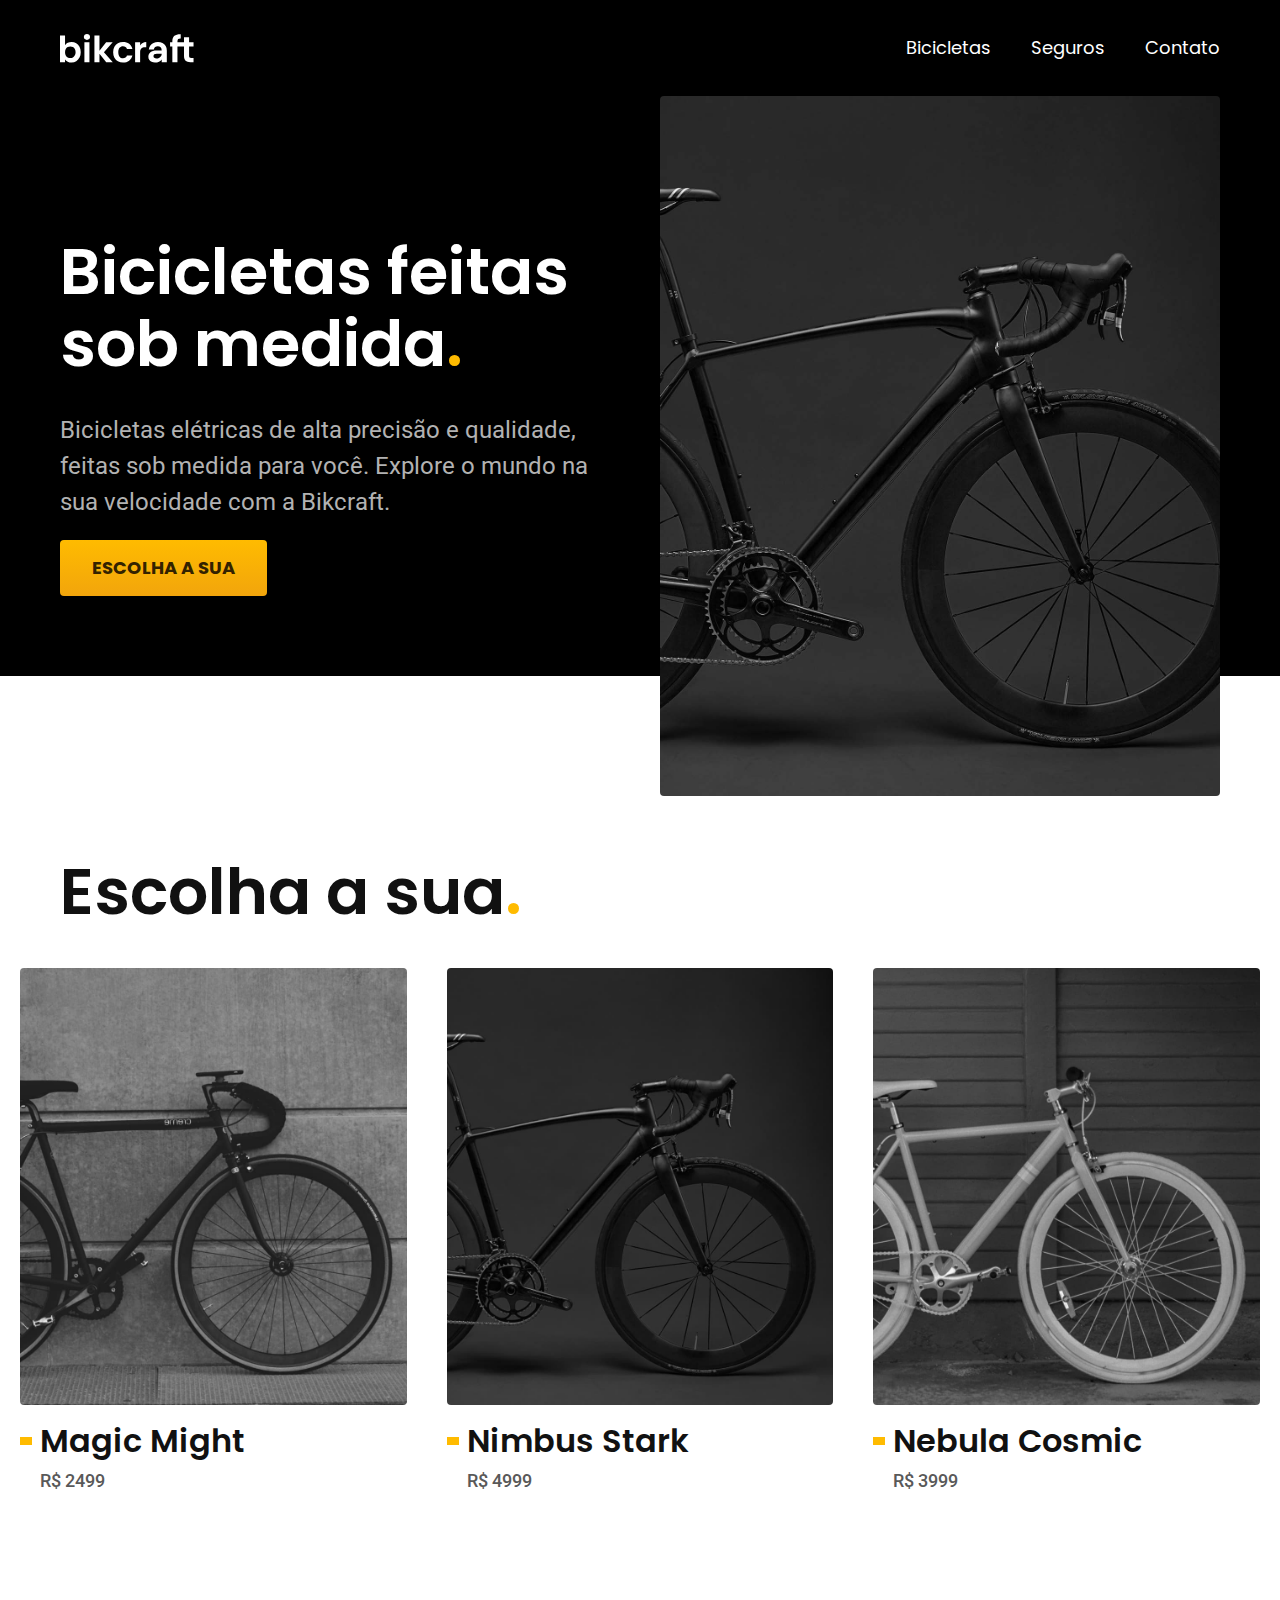
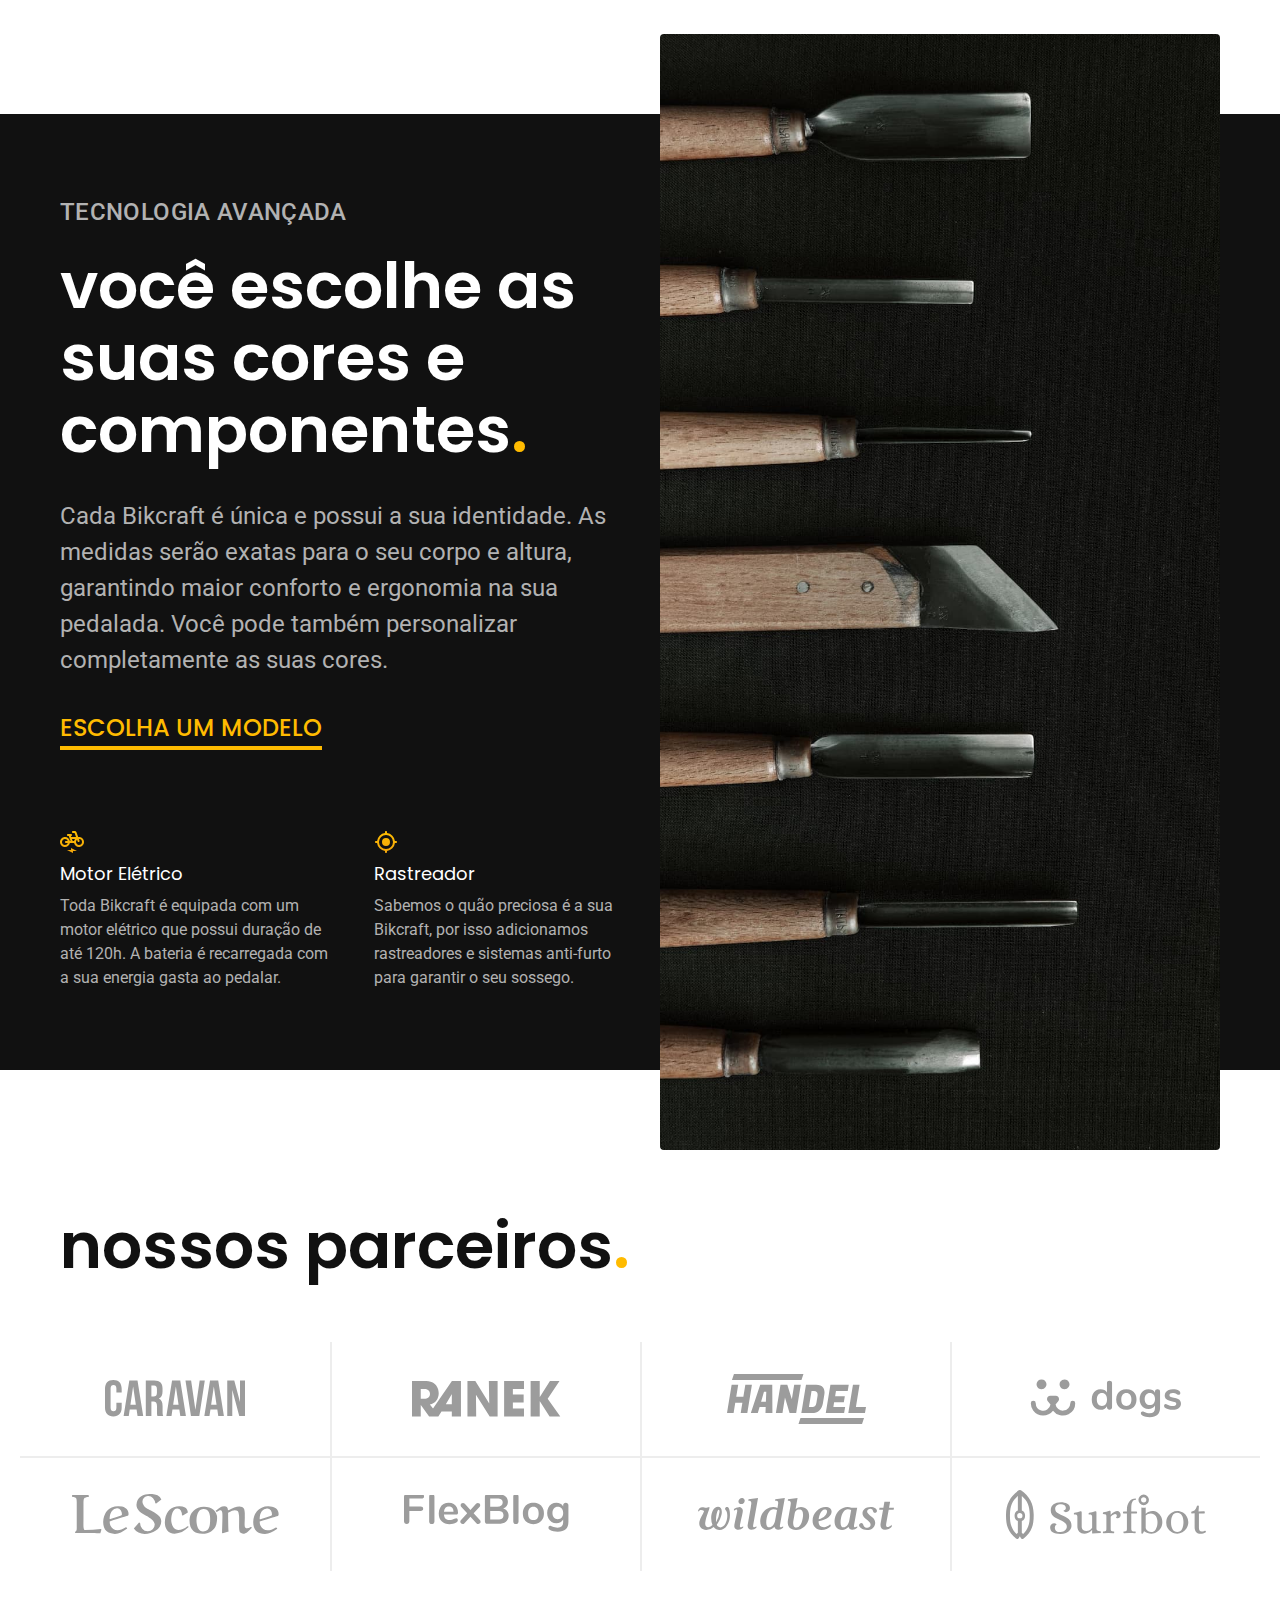
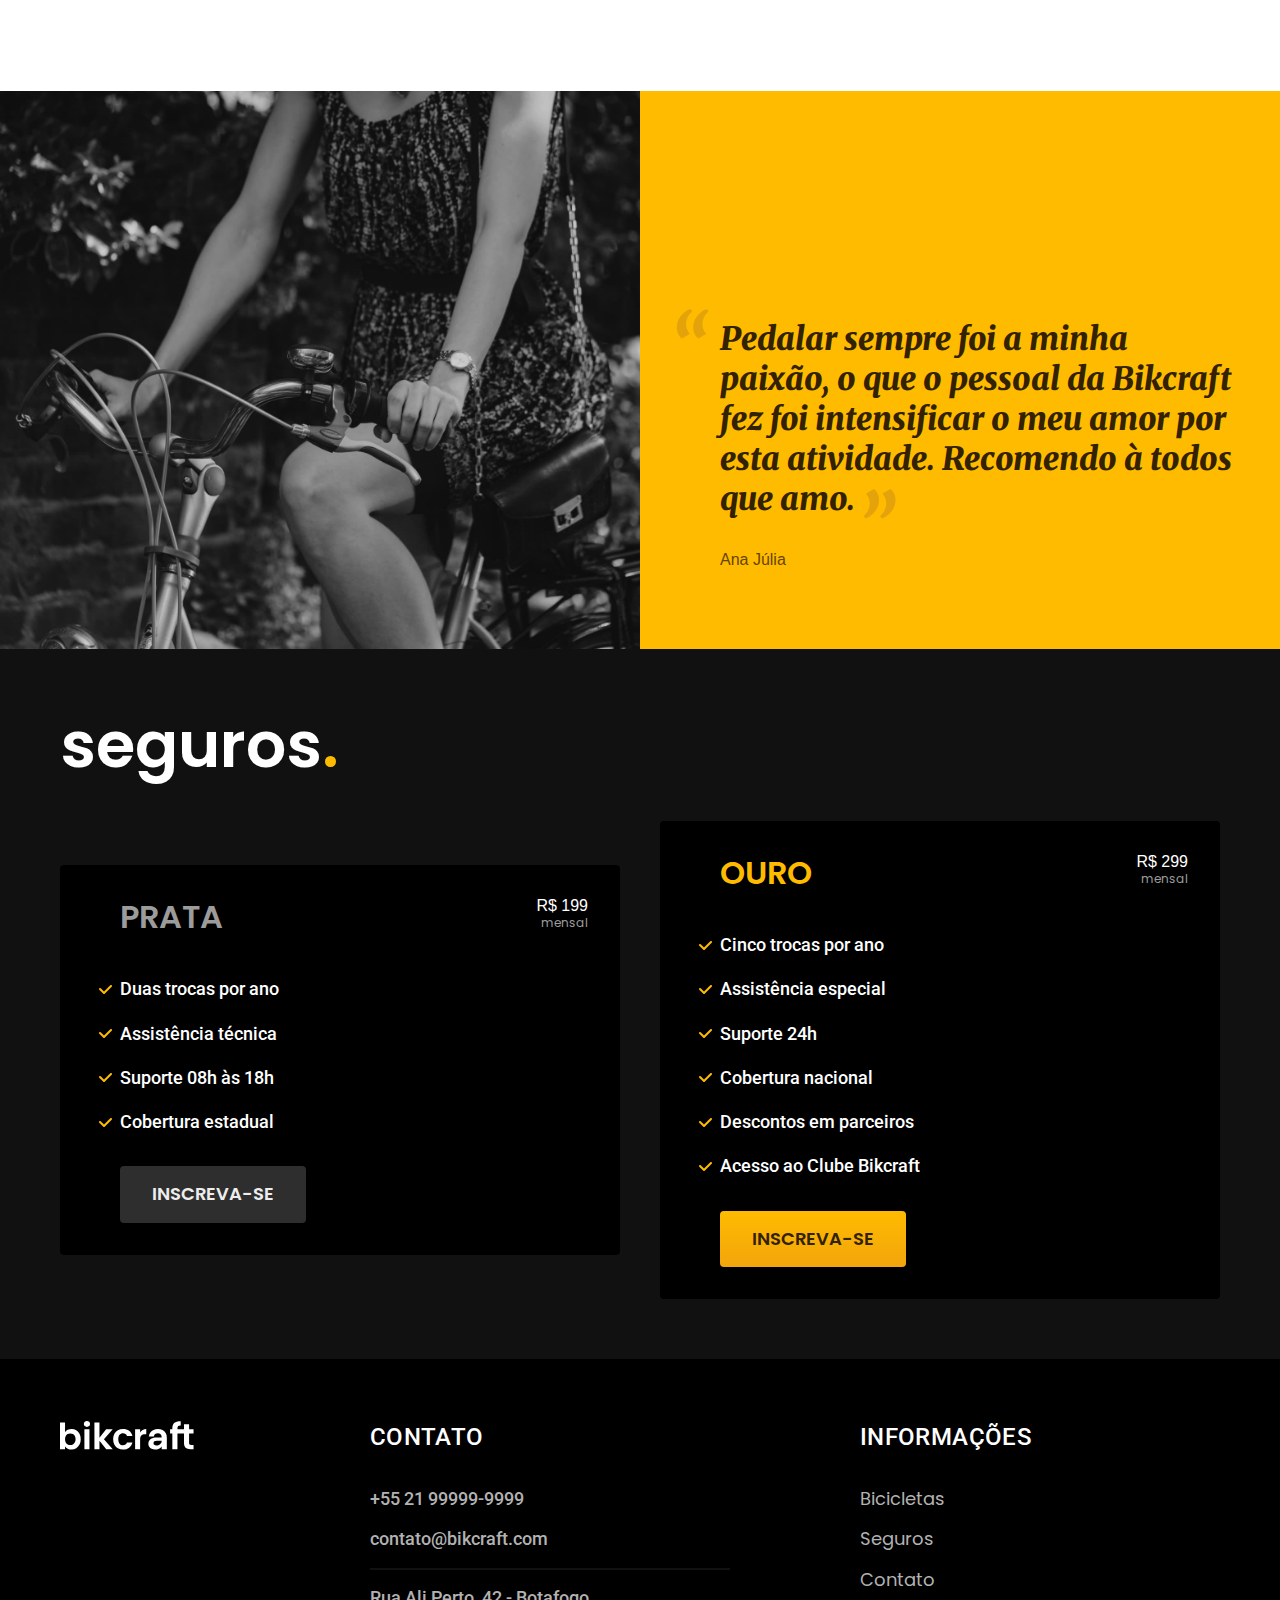
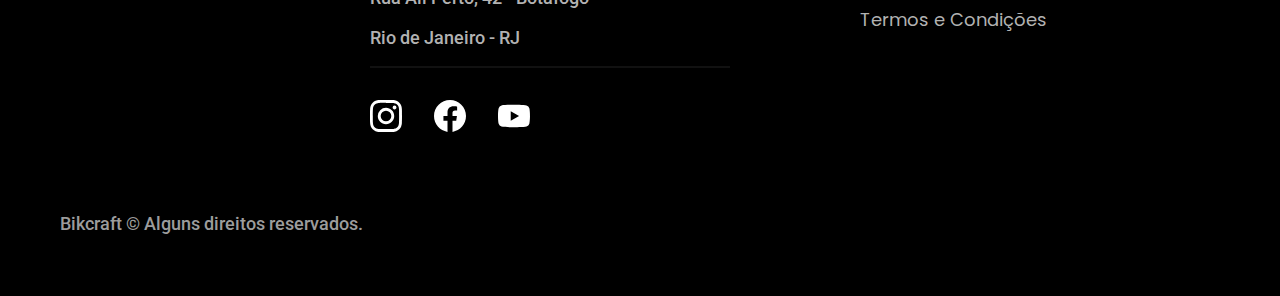
<file: index.html>
<!DOCTYPE html>
<html lang="pt-br">

<head>
  <meta charset="UTF-8">
  <meta name="viewport" content="width=device-width, initial-scale=1.0">
  <title>Bikcraft - Bicicletas Eletricas</title>
  <link rel="preload" href="/style.css" as="style">
  <link rel="stylesheet" href="style.css">
  <link rel="preconnect" href="https://fonts.googleapis.com">
  <link rel="preconnect" href="https://fonts.gstatic.com" crossorigin>
  <link href="https://fonts.googleapis.com/css2?family=Merriweather:ital,wght@1,900&family=Poppins:wght@400;600&family=Roboto:wght@400;500&display=swap" rel="stylesheet">
</head>

<body>
  <header class="header-bg">
    <div class="header container">
      <a href="./">
        <img src="./img/bikcraft.svg" width="136" height="32" alt="Bikcraft">
      </a>
      <nav aria-label="primaria">
        <ul class="header-menu font-1-m cor-0">
          <li><a href="./bicicletas.html">Bicicletas</a></li>
          <li><a href="./seguros.html">Seguros</a></li>
          <li><a href="./contato.html">Contato</a></li>
        </ul>
      </nav>
    </div>
  </header>
  <main class="introducao-bg">
    <div class="intro container">
      <div class="intro-conteudo">
        <h1 class="font-1-xxl cor-0">Bicicletas feitas sob medida<span class="cor-p1">.</span></h1>
        <p class="font-2-l cor-5">Bicicletas elétricas de alta precisão e qualidade, feitas sob medida para você. Explore o mundo na sua velocidade com a Bikcraft.</p>
        <a class="botao" href="./bicicletas.html">ESCOLHA A SUA</a>
      </div>
      <picture>
        <source media="(max-width: 800px)" srcset="./img/bicicletas/nimbus.jpg">
        <img src="./img/fotos/introducao.jpg" width="1280" height="1600" alt="Bikcraft preta">
      </picture>

    </div>
  </main>
  <article class="bicicletas-lista">
    <h2 class="container font-1-xxl ">Escolha a sua<span class="cor-p1">.</span></h2>
    <ul>
      <li>
        <a href="./bicicletas/magic.html">
          <img src="./img/bicicletas/magic-home.jpg" alt="Bicicleta prea">
          <h3 class="font-1-xl">Magic Might</h3>
          <span class="font-2-m cor-8">R$ 2499</span>
        </a>
      <li>
        <a href="./bicicletas/nimbus.html">
          <img src="./img/bicicletas/nimbus-home.jpg" alt="Bicicleta prea">
          <h3 class="font-1-xl">Nimbus Stark</h3>
          <span class="font-2-m cor-8">R$ 4999</span>
        </a>
      </li>
      <li>
        <a href="./bicicletas/nebula.html">
          <img src="./img/bicicletas/nebula-home.jpg" alt="Bicicleta prea">
          <h3 class="font-1-xl">Nebula Cosmic</h3>
          <span class="font-2-m cor-8">R$ 3999</span>
        </a>
      </li>
      </li>
    </ul>
  </article>

  <article class="tecnologia-bg">
    <div class="tecnologia container">
      <div class="tecnologia-conteudo">
        <span class="font-2-l-b cor-5">TECNOLOGIA AVANÇADA</span>
        <h2 class="font-1-xxl cor-0">você escolhe as suas cores e componentes<span class="cor-p1">.</span></h2>
        <p class="font-2-l cor-5">Cada Bikcraft é única e possui a sua identidade. As medidas serão exatas para o seu corpo e altura, garantindo maior conforto e ergonomia na sua pedalada. Você pode também personalizar completamente as suas cores.</p>
        <a class="link" href="./bicicletas.html">Escolha um modelo</a>
        <div class="tecnologia-vantagens">
          <div>
            <img src="img/icones/eletrica.svg" width="24" height="24" alt="">
            <h3 class="font-1-m cor-0">Motor Elétrico</h3>
            <p class="font-2-s cor-5">Toda Bikcraft é equipada com um motor elétrico que possui duração de até 120h. A bateria é recarregada com a sua energia gasta ao pedalar.</p>
          </div>
          <div>
            <img src="img/icones/rastreador.svg" width="24" height="24" alt="">
            <h3 class="font-1-m cor-0">Rastreador</h3>
            <p class="font-2-s cor-5">Sabemos o quão preciosa é a sua Bikcraft, por isso adicionamos rastreadores e sistemas anti-furto para garantir o seu sossego.</p>
          </div>
        </div>
      </div>
      <div class="tecnologia-imagem">
        <img src="./img/fotos/tecnologia.jpg" width="1200" height="1920" alt="">
      </div>
    </div>
  </article>
  <section class="parceiros" aria-label="Nossos Parceiros">
    <h2 class="container font-1-xxl ">nossos parceiros<span class="cor-p1">.</span></h2>

    <ul>
      <li><img src="./img/parceiros/caravan.svg" alt="Caravan"></li>
      <li><img src="./img/parceiros/ranek.svg" alt="ranek."></li>
      <li><img src="./img/parceiros/handel.svg" alt="handel."></li>
      <li><img src="./img/parceiros/dogs.svg" alt="dogs."></li>
      <li><img src="./img/parceiros/lescone.svg" alt="lescone"></li>
      <li><img src="./img/parceiros/flexblog.svg" alt="flexblog"></li>
      <li><img src="./img/parceiros/wildbeast.svg" alt="wildebeast"></li>
      <li><img src="./img/parceiros/surfbot.svg" alt="surfbot"></li>
    </ul>
  </section>

  <section class="depoimento" aria-label="Depoimento">
    <div>
      <img src="./img/fotos/depoimento.jpg" alt="Pessoa pedalando">
    </div>
    <div class="depoimento-conteudo">
      <blockquote class="font-1-xl cor-p5">
        <p>Pedalar sempre foi a minha paixão, o que o pessoal da Bikcraft fez foi intensificar o meu amor por esta atividade. Recomendo à todos que amo.</p>
      </blockquote>
      <span class="font-1-mb cor-p4">Ana Júlia</span>
    </div>

  </section>

  <article class="seguros-bg">
    <div class="seguros container">
      <h2 class="font-1-xxl cor-0">seguros<span class="cor-p1">.</span></h2>
      <div class="seguros-item">
        <h3 class="font-1-xl cor-6">PRATA</h3>
        <span class="fonte-1-xl cor-0">R$ 199 <span class="font-1-xs cor-6">mensal</span></span>
        <ul class="font-2-m cor-0">
          <li>Duas trocas por ano </li>
          <li>Assistência técnica</li>
          <li>Suporte 08h às 18h</li>
          <li>Cobertura estadual</li>
        </ul>
        <a class="botao secundario" href="./orcamento.html">Inscreva-se</a>


      </div>
      <div class="seguros-item">
        <h3 class="font-1-xl cor-p1">OURO</h3>
        <span class="fonte-1-xl cor-0">R$ 299 <span class="font-1-xs cor-6">mensal</span></span>
        <ul class="font-2-m cor-0">
          <li>Cinco trocas por ano </li>
          <li>Assistência especial</li>
          <li>Suporte 24h</li>
          <li>Cobertura nacional</li>
          <li>Descontos em parceiros</li>
          <li>Acesso ao Clube Bikcraft</li>
        </ul>
        <a class="botao" href="./orcamento.html">Inscreva-se</a>


      </div>
    </div>
  </article>

  <footer class="footer-bg">
    <div class="footer container">
      <img src="/img/bikcraft.svg" alt="Bikcraft">
      <div class="footer-contato">
        <h3 class="font-2-l-b cor-0">Contato</h3>
        <ul class="font-2-m cor-5">
          <li><a href="tel: +5521999999999">+55 21 99999-9999</a></li>
          <li><a href="mailto:contato@bikcraft.com">contato@bikcraft.com</a></li>
          <li>Rua Ali Perto, 42 - Botafogo</li>
          <li>Rio de Janeiro - RJ</li>
        </ul>
        <div class="footer-redes">
          <a href="./">
            <img src="./img/redes/instagram.svg" alt=Instagram">
          </a>
          <a href="./">
            <img src="./img/redes/facebook.svg" alt=Facebook">
          </a>
          <a href="./">
            <img src="./img/redes/youtube.svg" alt=Youtube">
          </a>
        </div>
      </div>
      <div class="footer-info">
        <h3 class="font-2-l-b cor-0">INFORMAÇÕES
        </h3>
        <nav>
          <ul class="font-1-m cor-5">
            <li><a href="./bicicletas.html">Bicicletas</a></li>
            <li><a href="./seguros.html">Seguros</a></li>
            <li><a href="./contato.html">Contato</a></li>
            <li><a href="./termos.html">Termos e Condições</a></li>
          </ul>
        </nav>
      </div>
      <p class="footer-copy font-2-m cor-6">Bikcraft © Alguns direitos reservados.</p>
    </div>
  </footer>

</body>

</html>
</file>
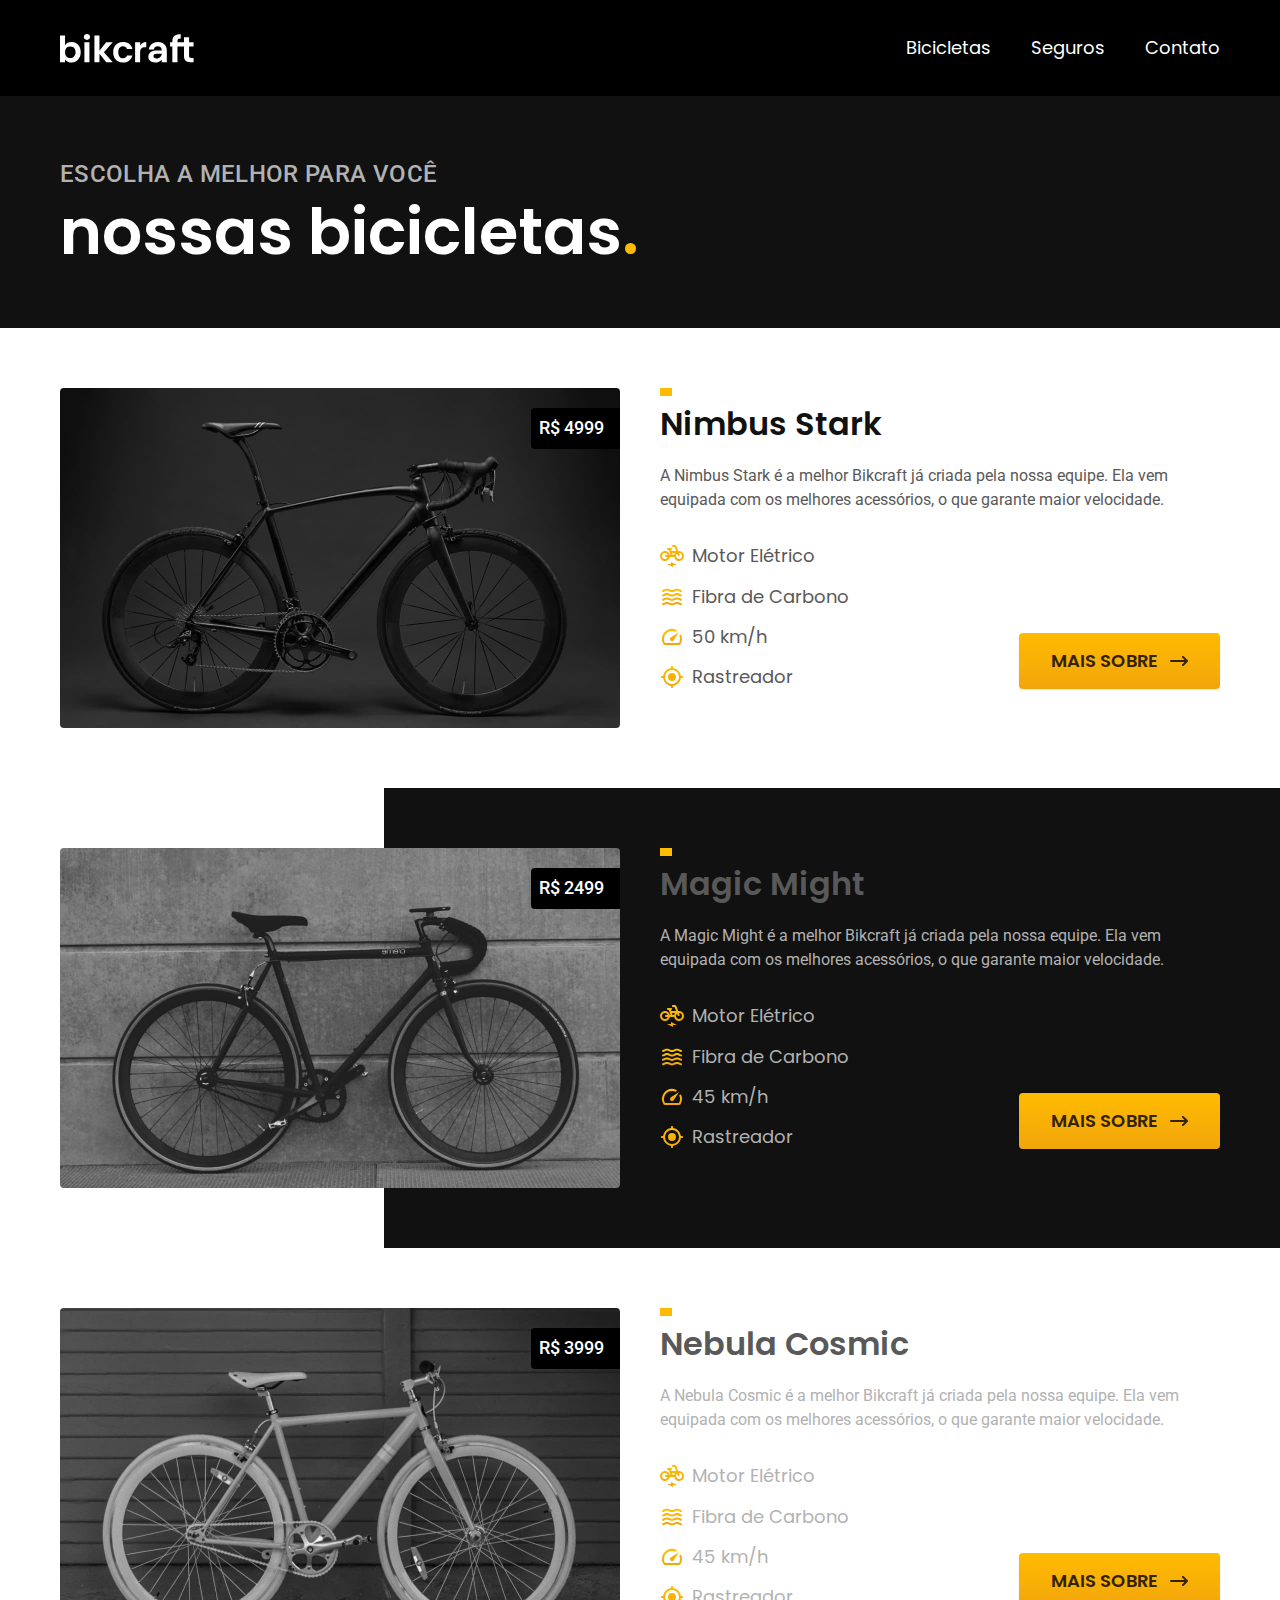
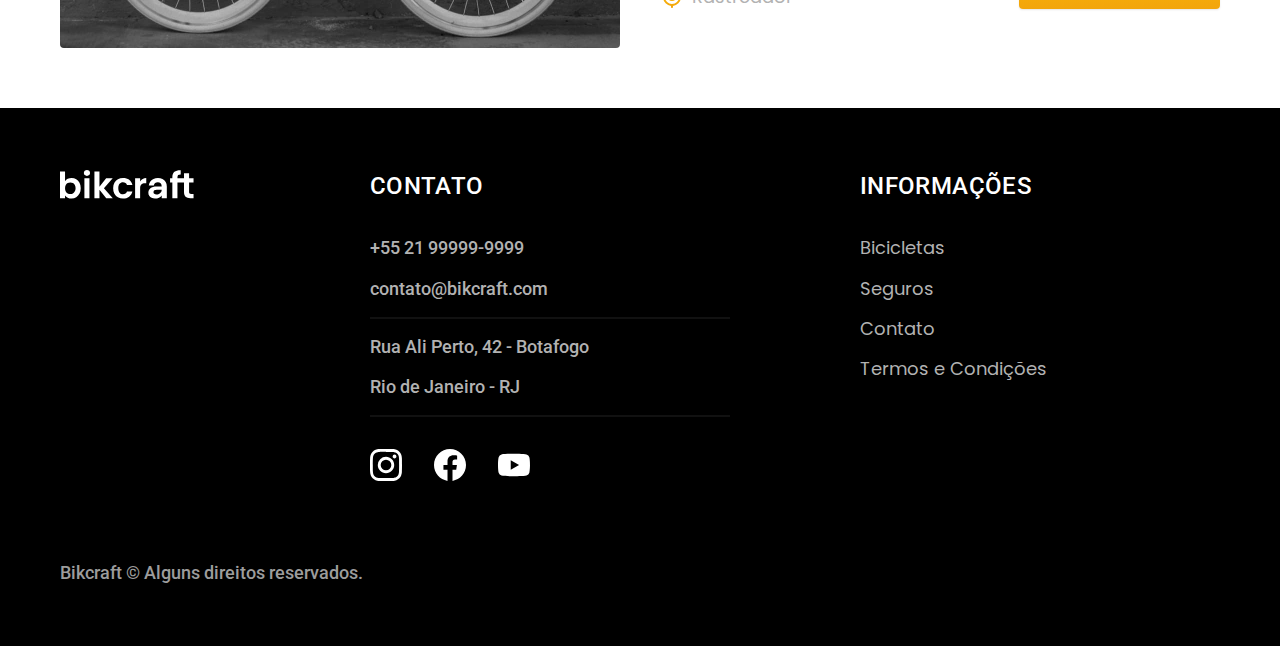
<file: bicicletas.html>
<!DOCTYPE html>
<html lang="pt-br">

<head>
  <meta charset="UTF-8">
  <meta name="viewport" content="width=device-width, initial-scale=1.0">
  <title>Bicicletas - Bikcraft </title>
  <meta name="description" content="Termos e Condições">
  <link rel="preload" href="/style.css" as="style">
  <link rel="stylesheet" href="/style.css">
  <link rel="preconnect" href="https://fonts.googleapis.com">
  <link rel="preconnect" href="https://fonts.gstatic.com" crossorigin>
  <link href="https://fonts.googleapis.com/css2?family=Merriweather:ital,wght@1,900&family=Poppins:wght@400;600&family=Roboto:wght@400;500&display=swap" rel="stylesheet">
</head>

<body id="bicicletas">
  <header class="header-bg">
    <div class="header container">
      <a href="./"><img src="./img/bikcraft.svg" alt="Bikcraft"></a>
      <nav aria-label="primaria">
        <ul class="header-menu font-1-m cor-0">
          <li><a href="./bicicletas.html">Bicicletas</a></li>
          <li><a href="./seguros.html">Seguros</a></li>
          <li><a href="./contato.html">Contato</a></li>
        </ul>
      </nav>
    </div>
  </header>

  <main>
    <div class="titulo-bg">
      <div class="titulo container">
        <p class="font-2-l-b cor-5">ESCOLHA A MELHOR PARA VOCÊ</p>
        <h1 class="font-1-xxl cor-0">nossas bicicletas<span class="cor-p1">.</span></h1>
      </div>
    </div>


    <div class="bicicletas container">
      <div class="bicicletas-imagem">
        <img src="./img/bicicletas/nimbus.jpg" alt="Bicicleta preta">
        <span class="font-2-m cor-0">R$ 4999</span>
      </div>
      <div class="bicicletas-conteudo">
        <h2 class="font-1-xl">Nimbus Stark</h2>
        <p class="font-2-s cor-8">A Nimbus Stark é a melhor Bikcraft já criada pela nossa equipe. Ela vem equipada com os melhores acessórios, o que garante maior velocidade.</p>
        <ul class="font-1-m cor-8">
          <li><img src="./img/icones/eletrica.svg" alt="">Motor Elétrico</li>
          <li><img src="./img/icones/carbono.svg" alt="">Fibra de Carbono</li>
          <li><img src="./img/icones/velocidade.svg" alt="">50 km/h</li>
          <li><img src="./img/icones/rastreador.svg" alt="">Rastreador</li>
        </ul>
        <a class="botao seta" href="./bicicletas/nimbus.html">Mais Sobre</a>
      </div>
    </div>


    <div class="bicicletas-bg">
      <div class="bicicletas container">
        <div class="bicicletas-imagem">
          <img src="./img/bicicletas/magic.jpg" alt="Bicicleta preta">
          <span class="font-2-m cor-0">R$ 2499</span>
        </div>
        <div class="bicicletas-conteudo">
          <h2 class="font-1-xl cor-8">Magic Might</h2>
          <p class="font-2-s cor-5">A Magic Might é a melhor Bikcraft já criada pela nossa equipe. Ela vem equipada com os melhores acessórios, o que garante maior velocidade.</p>
          <ul class="font-1-m cor-5">
            <li><img src="./img/icones/eletrica.svg" alt="">Motor Elétrico</li>
            <li><img src="./img/icones/carbono.svg" alt="">Fibra de Carbono</li>
            <li><img src="./img/icones/velocidade.svg" alt="">45 km/h</li>
            <li><img src="./img/icones/rastreador.svg" alt="">Rastreador</li>
          </ul>
          <a class="botao seta" href="./bicicletas/magic.html">Mais Sobre</a>
        </div>
      </div>
    </div>



    <div class="bicicletas container">
      <div class="bicicletas-imagem">
        <img src="./img/bicicletas/nebula.jpg" alt="Bicicleta preta">
        <span class="font-2-m cor-0">R$ 3999</span>
      </div>
      <div class="bicicletas-conteudo">
        <h2 class="font-1-xl cor-8">Nebula Cosmic</h2>
        <p class="font-2-s cor-5">A Nebula Cosmic é a melhor Bikcraft já criada pela nossa equipe. Ela vem equipada com os melhores acessórios, o que garante maior velocidade.</p>
        <ul class="font-1-m cor-5">
          <li><img src="./img/icones/eletrica.svg" alt="">Motor Elétrico</li>
          <li><img src="./img/icones/carbono.svg" alt="">Fibra de Carbono</li>
          <li><img src="./img/icones/velocidade.svg" alt="">45 km/h</li>
          <li><img src="./img/icones/rastreador.svg" alt="">Rastreador</li>
        </ul>
        <a class="botao seta" href="./bicicletas/nebula.html">Mais Sobre</a>
      </div>
    </div>

  </main>


  <footer class="footer-bg">
    <div class="footer container">
      <img src="/img/bikcraft.svg" alt="Bikcraft">
      <div class="footer-contato">
        <h3 class="font-2-l-b cor-0">Contato</h3>
        <ul class="font-2-m cor-5">
          <li><a href="tel: +5521999999999">+55 21 99999-9999</a></li>
          <li><a href="mailto:contato@bikcraft.com">contato@bikcraft.com</a></li>
          <li>Rua Ali Perto, 42 - Botafogo</li>
          <li>Rio de Janeiro - RJ</li>
        </ul>
        <div class="footer-redes">
          <a href="./">
            <img src="./img/redes/instagram.svg" alt=Instagram">
          </a>
          <a href="./">
            <img src="./img/redes/facebook.svg" alt=Facebook">
          </a>
          <a href="./">
            <img src="./img/redes/youtube.svg" alt=Youtube">
          </a>
        </div>
      </div>
      <div class="footer-info">
        <h3 class="font-2-l-b cor-0">INFORMAÇÕES
        </h3>
        <nav>
          <ul class="font-1-m cor-5">
            <li><a href="./bicicletas.html">Bicicletas</a></li>
            <li><a href="./seguros.html">Seguros</a></li>
            <li><a href="./contato.html">Contato</a></li>
            <li><a href="./termos.html">Termos e Condições</a></li>
          </ul>
        </nav>
      </div>
      <p class="footer-copy font-2-m cor-6">Bikcraft © Alguns direitos reservados.</p>
    </div>
  </footer>

</body>

</html>
</file>
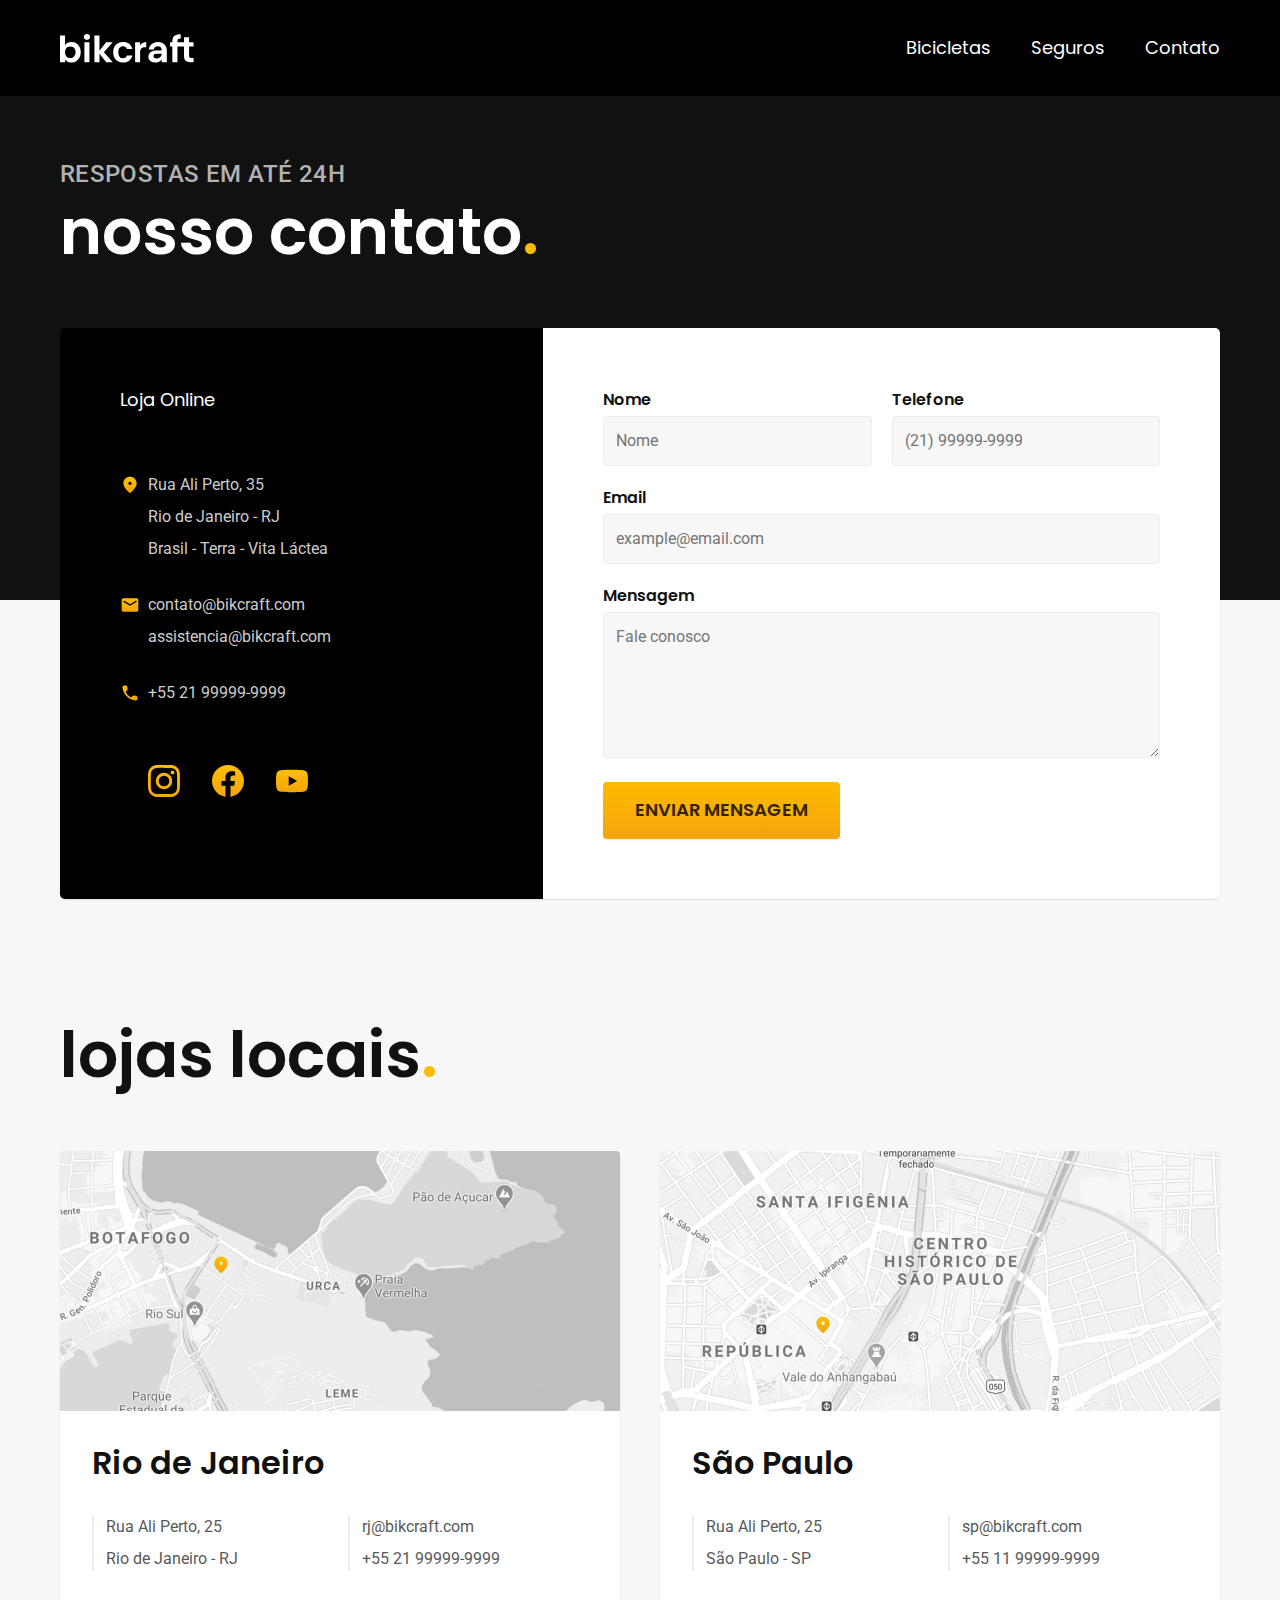
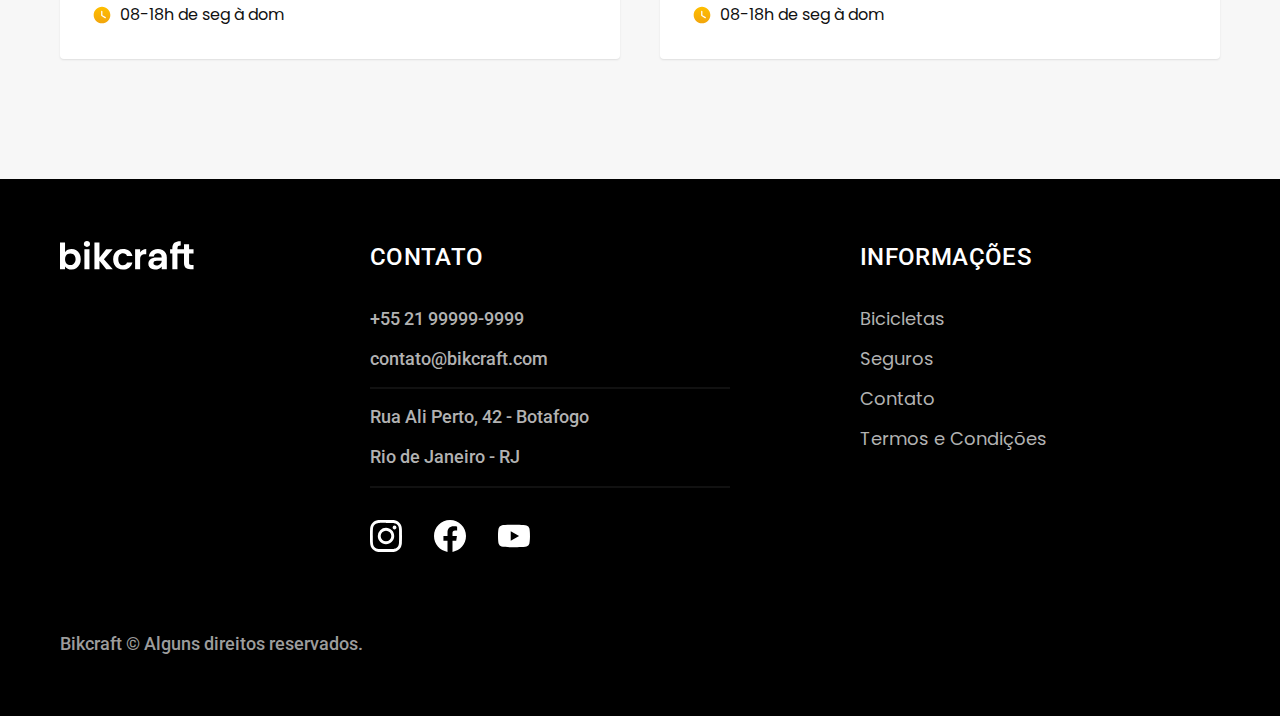
<file: contato.html>
<!DOCTYPE html>
<html lang="pt-br">

<head>
  <meta charset="UTF-8">
  <meta name="viewport" content="width=device-width, initial-scale=1.0">
  <title>Conatato - Bikcraft </title>
  <meta name="description" content="Contato">
  <link rel="preload" href="/style.css" as="style">
  <link rel="stylesheet" href="style.css">
  <link rel="preconnect" href="https://fonts.googleapis.com">
  <link rel="preconnect" href="https://fonts.gstatic.com" crossorigin>
  <link href="https://fonts.googleapis.com/css2?family=Merriweather:ital,wght@1,900&family=Poppins:wght@400;600&family=Roboto:wght@400;500&display=swap" rel="stylesheet">
</head>

<body id="contato">
  <header class="header-bg">
    <div class="header container">
      <a href="./"><img src="./img/bikcraft.svg" alt="Bikcraft"></a>
      <nav aria-label="primaria">
        <ul class="header-menu font-1-m cor-0">
          <li><a href="./bicicletas.html">Bicicletas</a></li>
          <li><a href="./seguros.html">Seguros</a></li>
          <li><a href="./contato.html">Contato</a></li>
        </ul>
      </nav>
    </div>
  </header>

  <main>
    <div class="titulo-bg">
      <div class="titulo container">
        <p class="font-2-l-b cor-5">RESPOSTAS EM ATÉ 24H</p>
        <h1 class="font-1-xxl cor-0">nosso contato<span class="cor-p1">.</span></h1>
      </div>
    </div>

    <div class="contato container">
      <section class="contato-dados" aria-label="endereco">
        <h2 class="font-1-m cor-0">Loja Online</h2>
        <div class="contato-endereco font-2-s cor-4">
          <p>Rua Ali Perto, 35</p>
          <p>Rio de Janeiro - RJ</p>
          <p>Brasil - Terra - Vita Láctea</p>
        </div>
        <address class="contato-meios font-2-s cor-4">
          <a href="mailto:contato@bikcraft.com">contato@bikcraft.com</a>
          <a href="mailto:assistencia@bikcraft.com">assistencia@bikcraft.com</a>
          <a href="tel: +5521999999999">+55 21 99999-9999</a>
        </address>
        <div class="contato-redes">
          <a href="./">
            <img src="./img/redes/instagram-p.svg" alt=Instagram">
          </a>
          <a href="./">
            <img src="./img/redes/facebook-p.svg" alt=Facebook">
          </a>
          <a href="./">
            <img src="./img/redes/youtube-p.svg" alt=Youtube">
          </a>
        </div>
      </section>
      <section class="contato-formulario" aria-label="formulario">
        <form class="form" action="./contato.html">
          <div>
            <label for="nome">Nome</label>
            <input type="text" id="nome" name="nome" placeholder="Nome">
          </div>
          <div>
            <label for="telefone">Telefone</label>
            <input type="text" id="telefone" name="nome" placeholder="(21) 99999-9999">
          </div>
          <div class="col-2">
            <label for="email">Email</label>
            <input type="email" id="email" name="nome" placeholder="example@email.com">
          </div>
          <div class="col-2">
            <label for="mensagem">Mensagem</label>
            <textarea rows="5" id="mensagem" name="nome" placeholder="Fale conosco"></textarea>
          </div>
          <button class="botao">Enviar Mensagem</button>
        </form>
      </section>
    </div>
  </main>

  <article class="lojas container">
    <h2 class="font-1-xxl">lojas locais<span class="cor-p1">.</span></h2>
    <div class="lojas-item">
      <img src="./img/lojas/rj.jpg" alt="mapa do endereco RJ">
      <div class="lojas-conteudo">
        <h3 class="font-1-xl">Rio de Janeiro</h3>
        <div class="lojas-dados font-2-s cor-8">
          <p>Rua Ali Perto, 25</p>
          <p>Rio de Janeiro - RJ</p>
        </div>
        <div class="lojas-dados font-2-s cor-8">
          <a href="mailto:rj@bikcraft.com ">rj@bikcraft.com</a>
          <a href="tel:+5521999999999.com ">+55 21 99999-9999</a>
        </div>
        <p class="lojas-tempo font-1-s"><img src="./img/icones/horario.svg" alt=""> 08-18h de seg à dom</p>
      </div>
    </div>

    <div class="lojas-item">
      <img src="./img/lojas/sp.jpg" alt="mapa do endereco SP">
      <div class="lojas-conteudo">
        <h3 class="font-1-xl">São Paulo</h3>
        <div class="lojas-dados font-2-s cor-8">
          <p>Rua Ali Perto, 25</p>
          <p>São Paulo - SP</p>
        </div>
        <div class="lojas-dados font-2-s cor-8">
          <a href="mailto:sp@bikcraft.com ">sp@bikcraft.com</a>
          <a href="tel:+5511999999999.com ">+55 11 99999-9999</a>
        </div>
        <p class="lojas-tempo font-1-s"><img src="./img/icones/horario.svg" alt=""> 08-18h de seg à dom</p>
      </div>
    </div>
  </article>


  <footer class="footer-bg">
    <div class="footer container">
      <img src="/img/bikcraft.svg" alt="Bikcraft">
      <div class="footer-contato">
        <h3 class="font-2-l-b cor-0">Contato</h3>
        <ul class="font-2-m cor-5">
          <li><a href="tel: +5521999999999">+55 21 99999-9999</a></li>
          <li><a href="mailto:contato@bikcraft.com">contato@bikcraft.com</a></li>
          <li>Rua Ali Perto, 42 - Botafogo</li>
          <li>Rio de Janeiro - RJ</li>
        </ul>
        <div class="footer-redes">
          <a href="./">
            <img src="./img/redes/instagram.svg" alt=Instagram">
          </a>
          <a href="./">
            <img src="./img/redes/facebook.svg" alt=Facebook">
          </a>
          <a href="./">
            <img src="./img/redes/youtube.svg" alt=Youtube">
          </a>
        </div>
      </div>
      <div class="footer-info">
        <h3 class="font-2-l-b cor-0">INFORMAÇÕES
        </h3>
        <nav>
          <ul class="font-1-m cor-5">
            <li><a href="./bicicletas.html">Bicicletas</a></li>
            <li><a href="./seguros.html">Seguros</a></li>
            <li><a href="./contato.html">Contato</a></li>
            <li><a href="./termos.html">Termos e Condições</a></li>
          </ul>
        </nav>
      </div>
      <p class="footer-copy font-2-m cor-6">Bikcraft © Alguns direitos reservados.</p>
    </div>
  </footer>

</body>

</html>
</file>
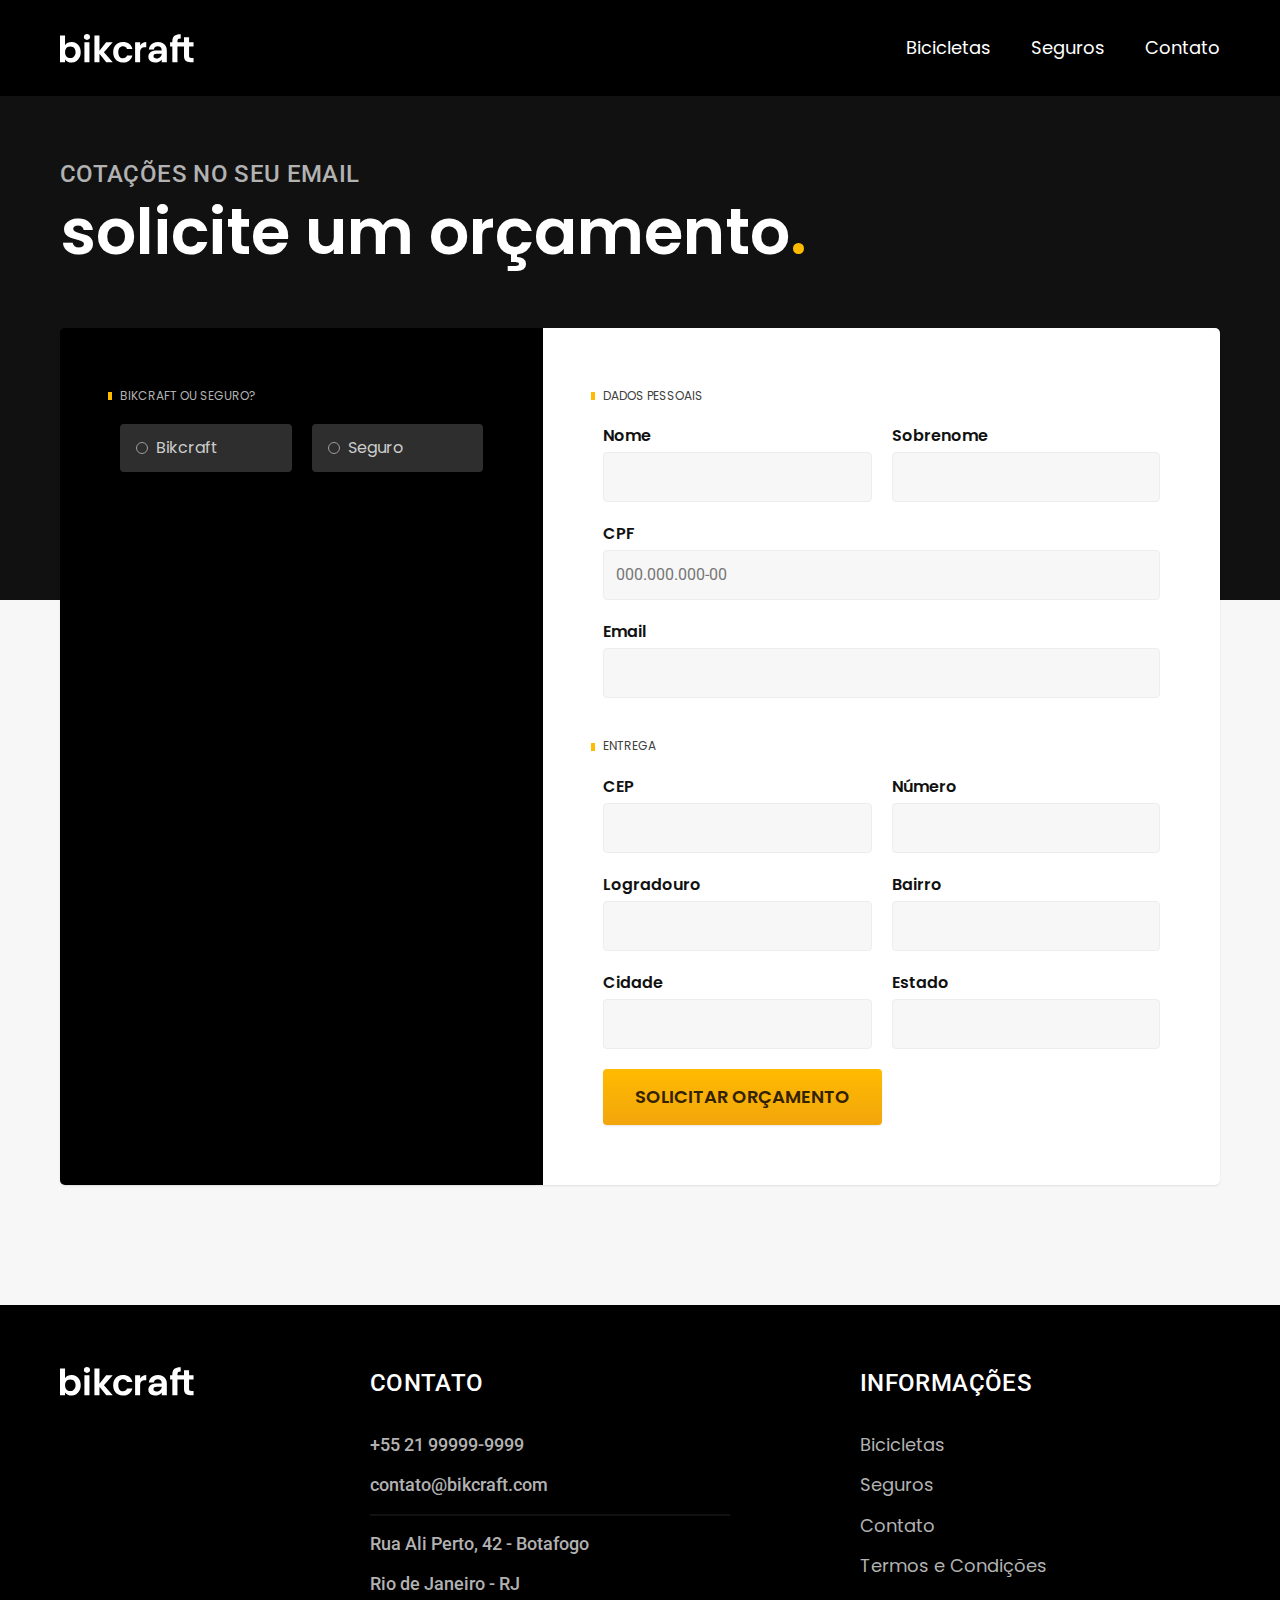
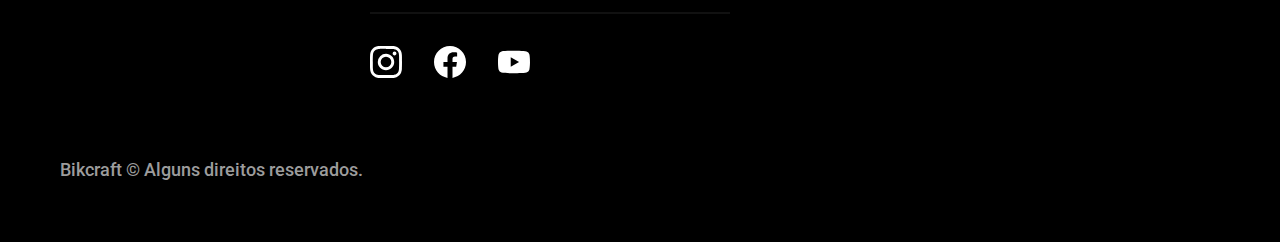
<file: orcamento.html>
<!DOCTYPE html>
<html lang="pt-br">

<head>
  <meta charset="UTF-8">
  <meta name="viewport" content="width=device-width, initial-scale=1.0">
  <title>Orçamento - Bikcraft </title>
  <meta name="description" content="Orçamentos">
  <link rel="preload" href="/style.css" as="style">
  <link rel="stylesheet" href="style.css">
  <link rel="preconnect" href="https://fonts.googleapis.com">
  <link rel="preconnect" href="https://fonts.gstatic.com" crossorigin>
  <link href="https://fonts.googleapis.com/css2?family=Merriweather:ital,wght@1,900&family=Poppins:wght@400;600&family=Roboto:wght@400;500&display=swap" rel="stylesheet">
</head>

<body id="orcamento">
  <header class="header-bg">
    <div class="header container">
      <a href="./"><img src="./img/bikcraft.svg" alt="Bikcraft"></a>
      <nav aria-label="primaria">
        <ul class="header-menu font-1-m cor-0">
          <li><a href="./bicicletas.html">Bicicletas</a></li>
          <li><a href="./seguros.html">Seguros</a></li>
          <li><a href="./contato.html">Contato</a></li>
        </ul>
      </nav>
    </div>
  </header>

  <main>
    <div class="titulo-bg">
      <div class="titulo container">
        <p class="font-2-l-b cor-5">COTAÇÕES NO SEU EMAIL</p>
        <h1 class="font-1-xxl cor-0">solicite um orçamento<span class="cor-p1">.</span></h1>
      </div>
    </div>

    <form class="orcamento container" action="./">
      <div class="orcamento-produto">
        <h2 class="font-1-xs cor-5">BIKCRAFT OU SEGURO?</h2>

        <input type="radio" name="tipo" value="bikcraft" id="bikcraft">
        <label for="bikcraft">Bikcraft</label>

        <input type="radio" name="tipo" value="seguro" id="seguro">
        <label for="bikcraft">Seguro</label>

        <div class="orcamento-conteudo" id="orcamento-bikcraft">
          <h2 class="font-1-xs cor-5">Escolha a sua</h2>

          <input type="radio" name="produto" value="nimbus" id="nimbus">
          <label for="nimbus">Nimbus Stark <span>R$ 4999</span></label>
          <div class="orcamento-detalhes">
            <ul class="font-1-xs cor-8">
              <li><img src="./img/icones/eletrica.svg" alt="">Motor Elétrico</li>
              <li><img src="./img/icones/carbono.svg" alt="">Fibra de Carbono</li>
              <li><img src="./img/icones/velocidade.svg" alt="">50 km/h</li>
              <li><img src="./img/icones/rastreador.svg" alt="">Rastreador</li>
            </ul>
            <img src="./img/bicicletas/nimbus.jpg" alt="Bicicleta Preta">
          </div>

          <input type="radio" name="produto" value="magic" id="magic">
          <label for="magic">Magic Might <span>R$ 2499</span></label>
          <div class="orcamento-detalhes">
            <ul class="font-1-xs cor-8">
              <li><img src="./img/icones/eletrica.svg" alt="">Motor Elétrico</li>
              <li><img src="./img/icones/carbono.svg" alt="">Fibra de Carbono</li>
              <li><img src="./img/icones/velocidade.svg" alt="">45 km/h</li>
              <li><img src="./img/icones/rastreador.svg" alt="">Rastreador</li>
            </ul>
            <img src="./img/bicicletas/magic.jpg" alt="Bicicleta Preta">
          </div>

          <input type="radio" name="produto" value="nebula" id="nebula">
          <label for="nebula">Nebula Cosmic <span>R$ 3999</span></label>
          <div class="orcamento-detalhes">
            <ul class="font-1-xs cor-8">
              <li><img src="./img/icones/eletrica.svg" alt="">Motor Elétrico</li>
              <li><img src="./img/icones/carbono.svg" alt="">Fibra de Carbono</li>
              <li><img src="./img/icones/velocidade.svg" alt="">40 km/h</li>
              <li><img src="./img/icones/rastreador.svg" alt="">Rastreador</li>
            </ul>
            <img src="./img/bicicletas/nebula.jpg" alt="Bicicleta Branca">
          </div>

        </div>

        <div class="orcamento-conteudo" id="orcamento-seguro">
          <h2 class="font-1-xs cor-5">Escolha o plano</h2>

          <input type="radio" name="produto" value="prata" id="prata">
          <label for="prata">Prata <span>R$ 199</span></label>

          <input type="radio" name="produto" value="ouro" id="ouro">
          <label for="ouro">Ouro <span>R$ 299</span></label>

        </div>

      </div>

      <div class="orcamento-dados form">
        <h2 class="font-1-xs cor-9 col-2">DADOS PESSOAIS</h2>
        <div>
          <label for="nome">Nome</label>
          <input type="text" id="nome" name="nome">
        </div>
        <div>
          <label for="sobrenome">Sobrenome</label>
          <input type="text" id="sobrenome" name="nome">
        </div>
        <div class="col-2">
          <label for="cpf">CPF</label>
          <input type="text" id="cpf" name="cpf" placeholder="000.000.000-00">
        </div>
        <div class="col-2">
          <label for="email">Email</label>
          <input type="email" id="email" name="email">
        </div>
        <h2 class="font-1-xs cor-9 col-2">ENTREGA</h2>
        <div>
          <label for="cep">CEP</label>
          <input type="text" id="cep" name="cep">
        </div>
        <div>
          <label for="numero">
            Número</label>
          <input type="text" id="numero" name="numero">
        </div>
        <div>
          <label for="logradouro">
            Logradouro</label>
          <input type="text" id="logradouro" name="logradouro">
        </div>
        <div>
          <label for="bairro">
            Bairro</label>
          <input type="text" id="bairro" name="bairro">
        </div>
        <div>
          <label for="cidade">
            Cidade</label>
          <input type="text" id="cidade" name="cidade">
        </div>
        <div>
          <label for="estado">
            Estado</label>
          <input type="text" id="estado" name="estado">
        </div>
        <button class="botao col-2">Solicitar orçamento</button>
      </div>

    </form>
  </main>


  <footer class="footer-bg">
    <div class="footer container">
      <img src="/img/bikcraft.svg" alt="Bikcraft">
      <div class="footer-contato">
        <h3 class="font-2-l-b cor-0">Contato</h3>
        <ul class="font-2-m cor-5">
          <li><a href="tel: +5521999999999">+55 21 99999-9999</a></li>
          <li><a href="mailto:contato@bikcraft.com">contato@bikcraft.com</a></li>
          <li>Rua Ali Perto, 42 - Botafogo</li>
          <li>Rio de Janeiro - RJ</li>
        </ul>
        <div class="footer-redes">
          <a href="./">
            <img src="./img/redes/instagram.svg" alt=Instagram">
          </a>
          <a href="./">
            <img src="./img/redes/facebook.svg" alt=Facebook">
          </a>
          <a href="./">
            <img src="./img/redes/youtube.svg" alt=Youtube">
          </a>
        </div>
      </div>
      <div class="footer-info">
        <h3 class="font-2-l-b cor-0">INFORMAÇÕES
        </h3>
        <nav>
          <ul class="font-1-m cor-5">
            <li><a href="./bicicletas.html">Bicicletas</a></li>
            <li><a href="./seguros.html">Seguros</a></li>
            <li><a href="./contato.html">Contato</a></li>
            <li><a href="./termos.html">Termos e Condições</a></li>
          </ul>
        </nav>
      </div>
      <p class="footer-copy font-2-m cor-6">Bikcraft © Alguns direitos reservados.</p>
    </div>
  </footer>

</body>

</html>
</file>
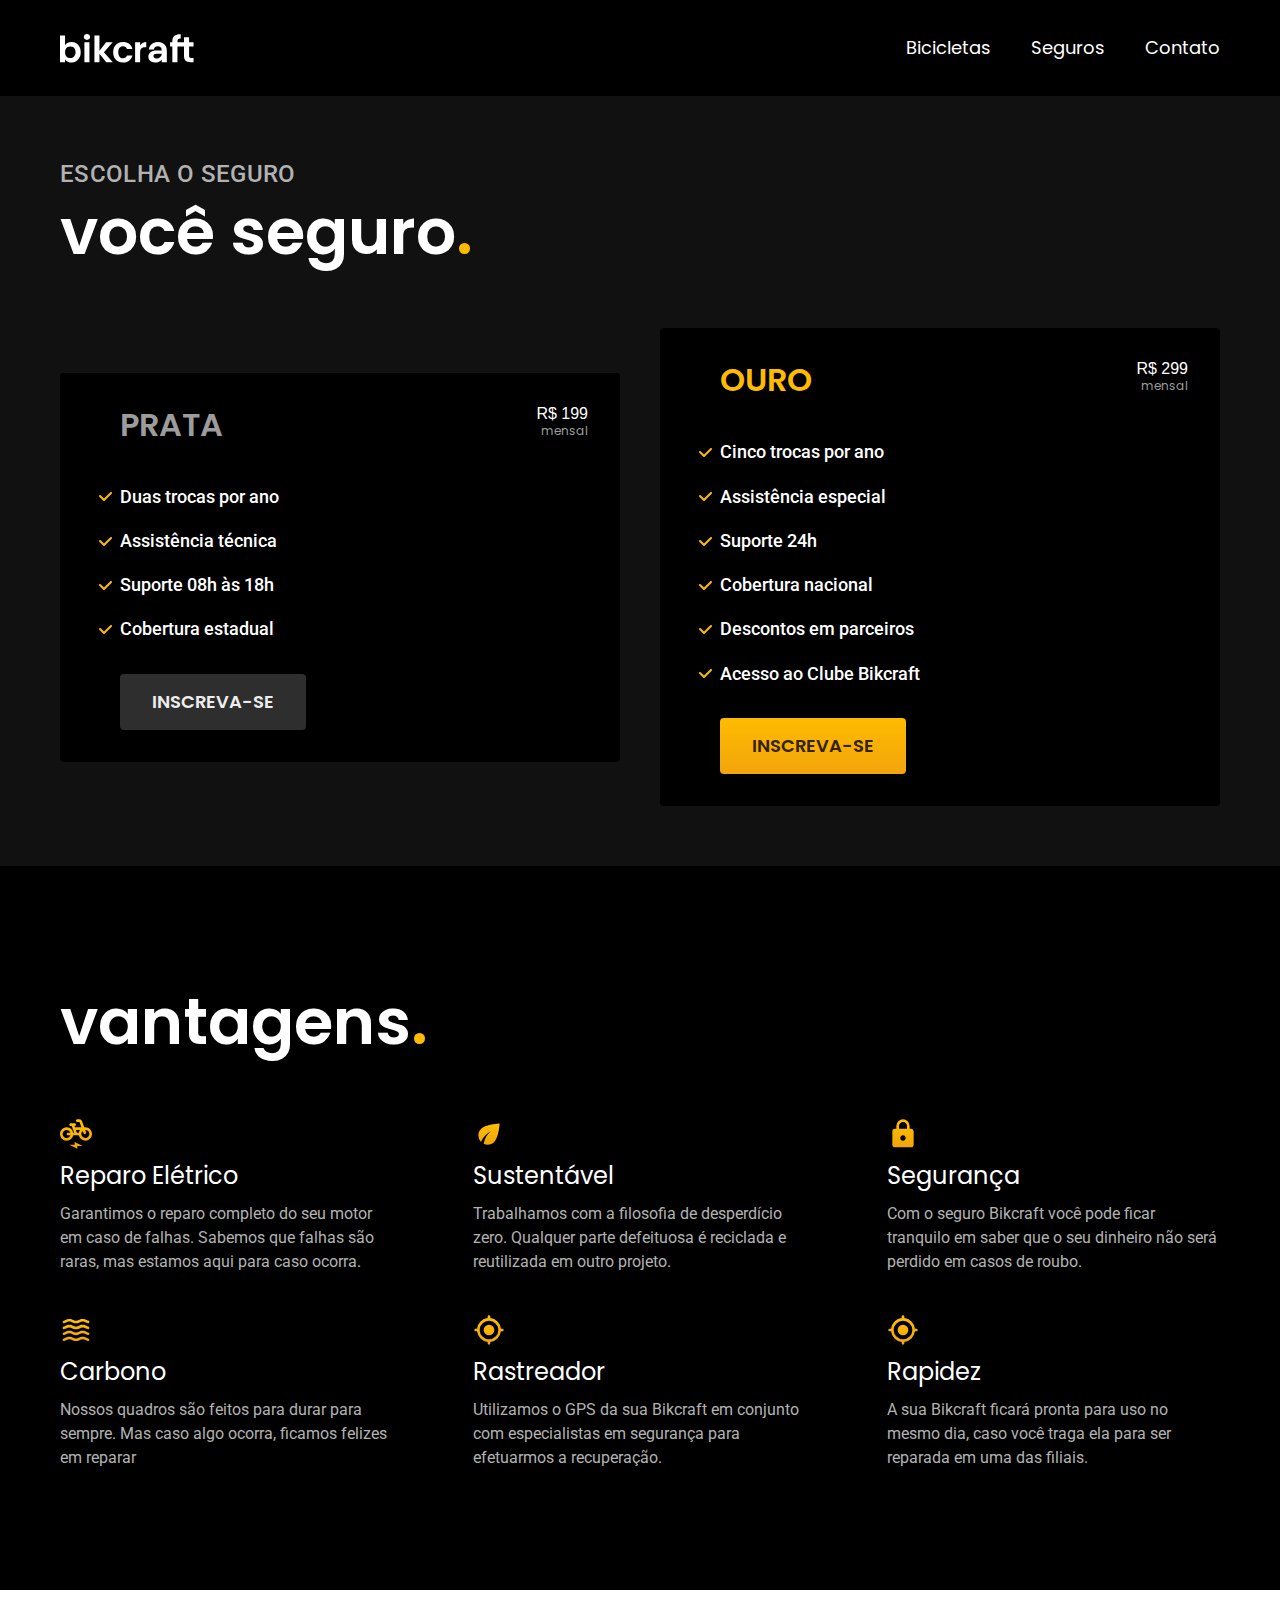
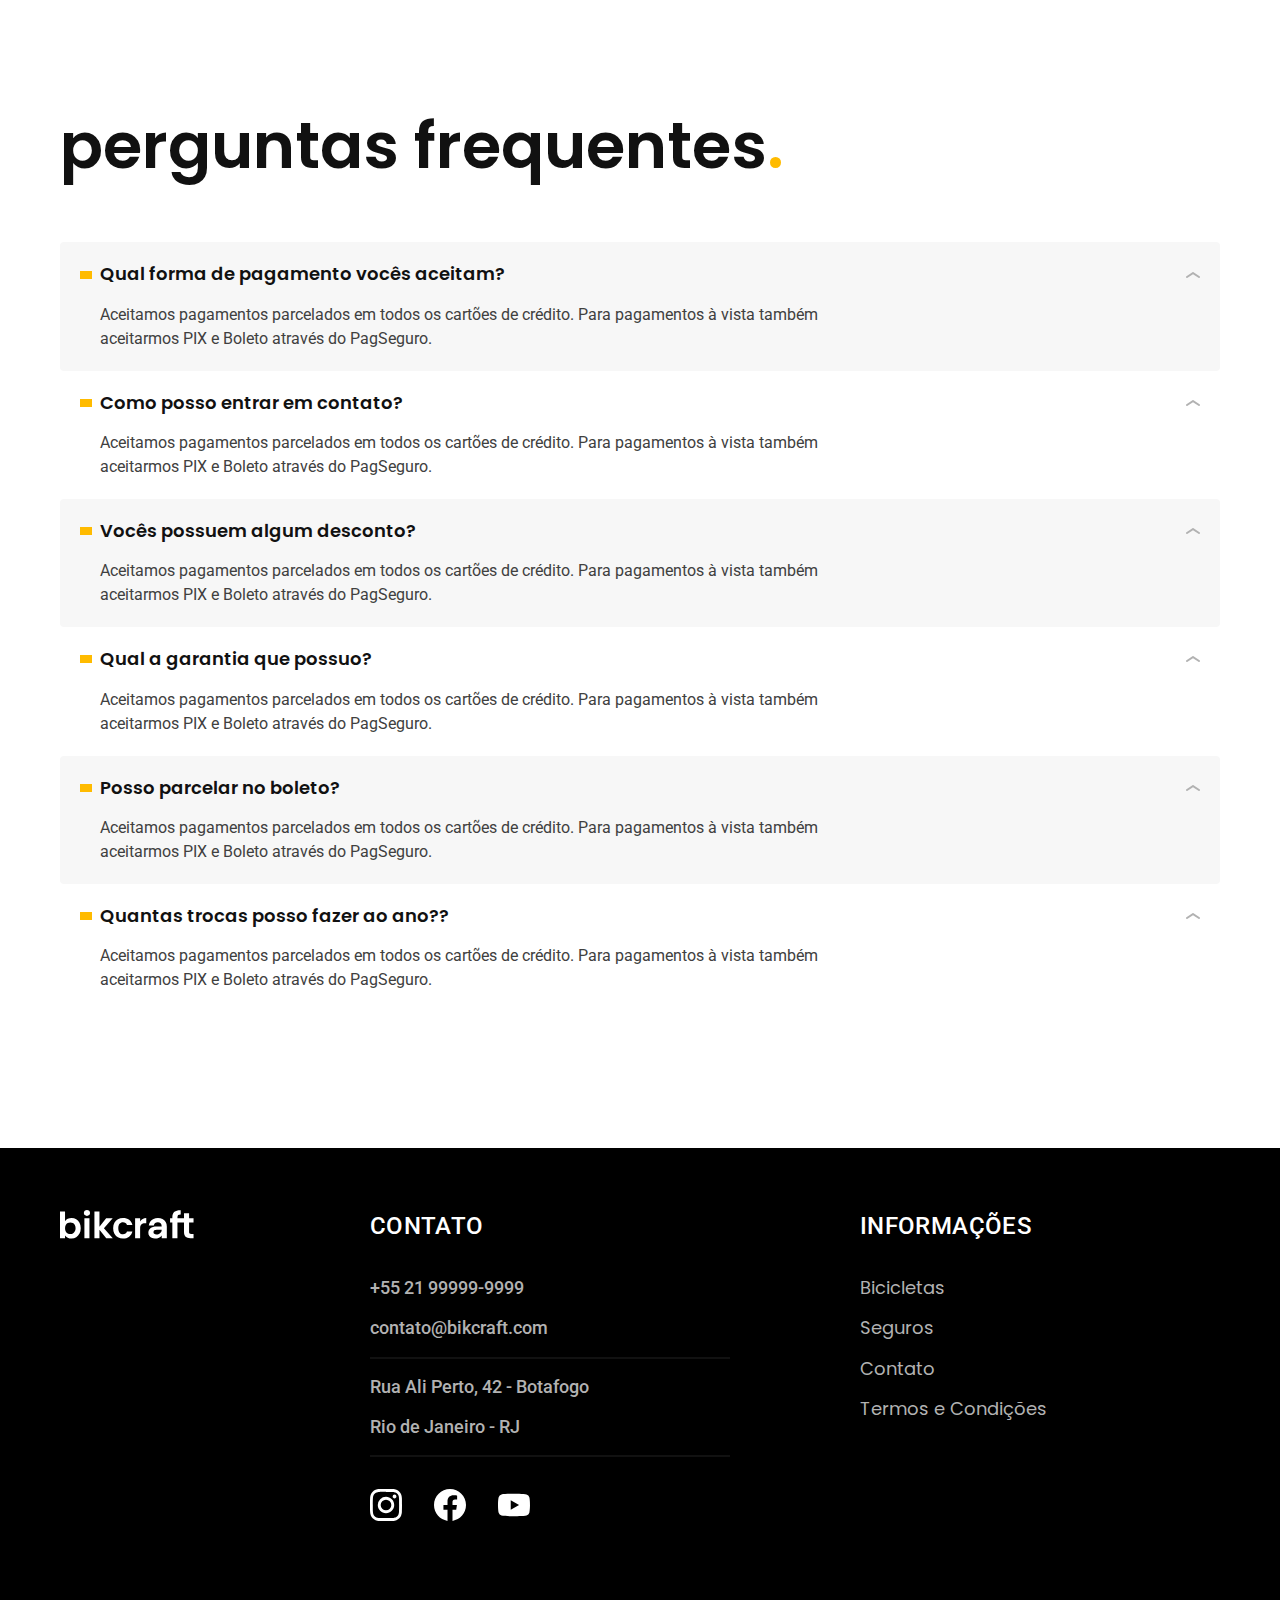
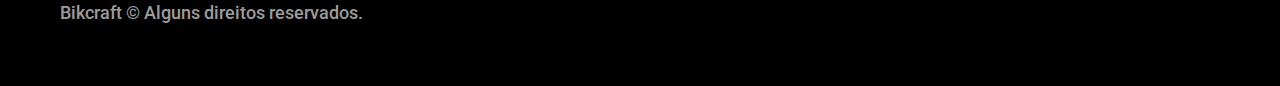
<file: seguros.html>
<!DOCTYPE html>
<html lang="pt-br">

<head>
  <meta charset="UTF-8">
  <meta name="viewport" content="width=device-width, initial-scale=1.0">
  <title>Seguros - Bikcraft </title>
  <meta name="description" content="Termos e Condições">
  <link rel="preload" href="/style.css" as="style">
  <link rel="stylesheet" href="/style.css">
  <link rel="preconnect" href="https://fonts.googleapis.com">
  <link rel="preconnect" href="https://fonts.gstatic.com" crossorigin>
  <link href="https://fonts.googleapis.com/css2?family=Merriweather:ital,wght@1,900&family=Poppins:wght@400;600&family=Roboto:wght@400;500&display=swap" rel="stylesheet">
</head>

<body id="seguros">
  <header class="header-bg">
    <div class="header container">
      <a href="./"><img src="./img/bikcraft.svg" alt="Bikcraft"></a>
      <nav aria-label="primaria">
        <ul class="header-menu font-1-m cor-0">
          <li><a href="./bicicletas.html">Bicicletas</a></li>
          <li><a href="./seguros.html">Seguros</a></li>
          <li><a href="./contato.html">Contato</a></li>
        </ul>
      </nav>
    </div>
  </header>

  <main class="seguros-bg">
    <div class="titulo-bg">
      <div class="titulo container">
        <p class="font-2-l-b cor-5">Escolha o seguro</p>
        <h1 class="font-1-xxl cor-0">você seguro<span class="cor-p1">.</span></h1>
      </div>
    </div>

    <div class="seguros container">
      <div class="seguros-item">
        <h3 class="font-1-xl cor-6">PRATA</h3>
        <span class="fonte-1-xl cor-0">R$ 199 <span class="font-1-xs cor-6">mensal</span></span>
        <ul class="font-2-m cor-0">
          <li>Duas trocas por ano </li>
          <li>Assistência técnica</li>
          <li>Suporte 08h às 18h</li>
          <li>Cobertura estadual</li>
        </ul>
        <a class="botao secundario" href="./orcamento.html">Inscreva-se</a>


      </div>
      <div class="seguros-item">
        <h3 class="font-1-xl cor-p1">OURO</h3>
        <span class="fonte-1-xl cor-0">R$ 299 <span class="font-1-xs cor-6">mensal</span></span>
        <ul class="font-2-m cor-0">
          <li>Cinco trocas por ano </li>
          <li>Assistência especial</li>
          <li>Suporte 24h</li>
          <li>Cobertura nacional</li>
          <li>Descontos em parceiros</li>
          <li>Acesso ao Clube Bikcraft</li>
        </ul>
        <a class="botao" href="./orcamento.html">Inscreva-se</a>


      </div>
    </div>


  </main>

  <article class="vantagens-bg">
    <div class="vantagens container">
      <h2 class="font-1-xxl cor-0">vantagens<span class="cor-p1">.</span></h2>
      <ul>
        <li><img src="./img/icones/eletrica.svg" alt="">
          <h3 class="font-1-l cor-0">Reparo Elétrico</h3>
          <p class="font-2-s cor-5">Garantimos o reparo completo do seu motor em caso de falhas. Sabemos que falhas são raras, mas estamos aqui para caso ocorra.</p>
        </li>
        <li><img src="./img/icones/sustentavel.svg" alt="">
          <h3 class="font-1-l cor-0">Sustentável</h3>
          <p class="font-2-s cor-5">Trabalhamos com a filosofia de desperdício zero. Qualquer parte defeituosa é reciclada e reutilizada em outro projeto.</p>
        </li>
        <li><img src="./img/icones/seguro.svg" alt="">
          <h3 class="font-1-l cor-0">Segurança</h3>
          <p class="font-2-s cor-5">Com o seguro Bikcraft você pode ficar tranquilo em saber que o seu dinheiro não será perdido em casos de roubo.</p>
        </li>
        <li><img src="./img/icones/carbono.svg" alt="">
          <h3 class="font-1-l cor-0">Carbono</h3>
          <p class="font-2-s cor-5">Nossos quadros são feitos para durar para sempre. Mas caso algo ocorra, ficamos felizes em reparar</p>
        </li>
        <li><img src="./img/icones/rastreador.svg" alt="">
          <h3 class="font-1-l cor-0">Rastreador</h3>
          <p class="font-2-s cor-5">Utilizamos o GPS da sua Bikcraft em conjunto com especialistas em segurança para efetuarmos a recuperação.</p>
        </li>
        <li><img src="./img/icones/rastreador.svg" alt="">
          <h3 class="font-1-l cor-0">Rapidez</h3>
          <p class="font-2-s cor-5">A sua Bikcraft ficará pronta para uso no mesmo dia, caso você traga ela para ser reparada em uma das filiais.</p>
        </li>
      </ul>
    </div>
  </article>

  <article class="perguntas container">
    <h2 class="font-1-xxl">perguntas frequentes<span class="cor-p1">.</span></h2>

    <dl>
      <div>
        <dt class="font-1-m-b">Qual forma de pagamento vocês aceitam?</dt>
        <dd class="font-2-s cor-9">Aceitamos pagamentos parcelados em todos os cartões de crédito. Para pagamentos à vista também aceitarmos PIX e Boleto através do PagSeguro.</dd>
      </div>
      <div>
        <dt class="font-1-m-b">Como posso entrar em contato?</dt>
        <dd class="font-2-s cor-9">Aceitamos pagamentos parcelados em todos os cartões de crédito. Para pagamentos à vista também aceitarmos PIX e Boleto através do PagSeguro.</dd>
      </div>
      <div>
        <dt class="font-1-m-b">Vocês possuem algum desconto?</dt>
        <dd class="font-2-s cor-9">Aceitamos pagamentos parcelados em todos os cartões de crédito. Para pagamentos à vista também aceitarmos PIX e Boleto através do PagSeguro.</dd>
      </div>
      <div>
        <dt class="font-1-m-b">Qual a garantia que possuo?</dt>
        <dd class="font-2-s cor-9">Aceitamos pagamentos parcelados em todos os cartões de crédito. Para pagamentos à vista também aceitarmos PIX e Boleto através do PagSeguro.</dd>
      </div>
      <div>
        <dt class="font-1-m-b">Posso parcelar no boleto?</dt>
        <dd class="font-2-s cor-9">Aceitamos pagamentos parcelados em todos os cartões de crédito. Para pagamentos à vista também aceitarmos PIX e Boleto através do PagSeguro.</dd>
      </div>
      <div>
        <dt class="font-1-m-b">Quantas trocas posso fazer ao ano??</dt>
        <dd class="font-2-s cor-9">Aceitamos pagamentos parcelados em todos os cartões de crédito. Para pagamentos à vista também aceitarmos PIX e Boleto através do PagSeguro.</dd>
      </div>
    </dl>
  </article>

  <footer class="footer-bg">
    <div class="footer container">
      <img src="/img/bikcraft.svg" alt="Bikcraft">
      <div class="footer-contato">
        <h3 class="font-2-l-b cor-0">Contato</h3>
        <ul class="font-2-m cor-5">
          <li><a href="tel: +5521999999999">+55 21 99999-9999</a></li>
          <li><a href="mailto:contato@bikcraft.com">contato@bikcraft.com</a></li>
          <li>Rua Ali Perto, 42 - Botafogo</li>
          <li>Rio de Janeiro - RJ</li>
        </ul>
        <div class="footer-redes">
          <a href="./">
            <img src="./img/redes/instagram.svg" alt=Instagram">
          </a>
          <a href="./">
            <img src="./img/redes/facebook.svg" alt=Facebook">
          </a>
          <a href="./">
            <img src="./img/redes/youtube.svg" alt=Youtube">
          </a>
        </div>
      </div>
      <div class="footer-info">
        <h3 class="font-2-l-b cor-0">INFORMAÇÕES
        </h3>
        <nav>
          <ul class="font-1-m cor-5">
            <li><a href="./bicicletas.html">Bicicletas</a></li>
            <li><a href="./seguros.html">Seguros</a></li>
            <li><a href="./contato.html">Contato</a></li>
            <li><a href="./termos.html">Termos e Condições</a></li>
          </ul>
        </nav>
      </div>
      <p class="footer-copy font-2-m cor-6">Bikcraft © Alguns direitos reservados.</p>
    </div>
  </footer>

</body>

</html>
</file>
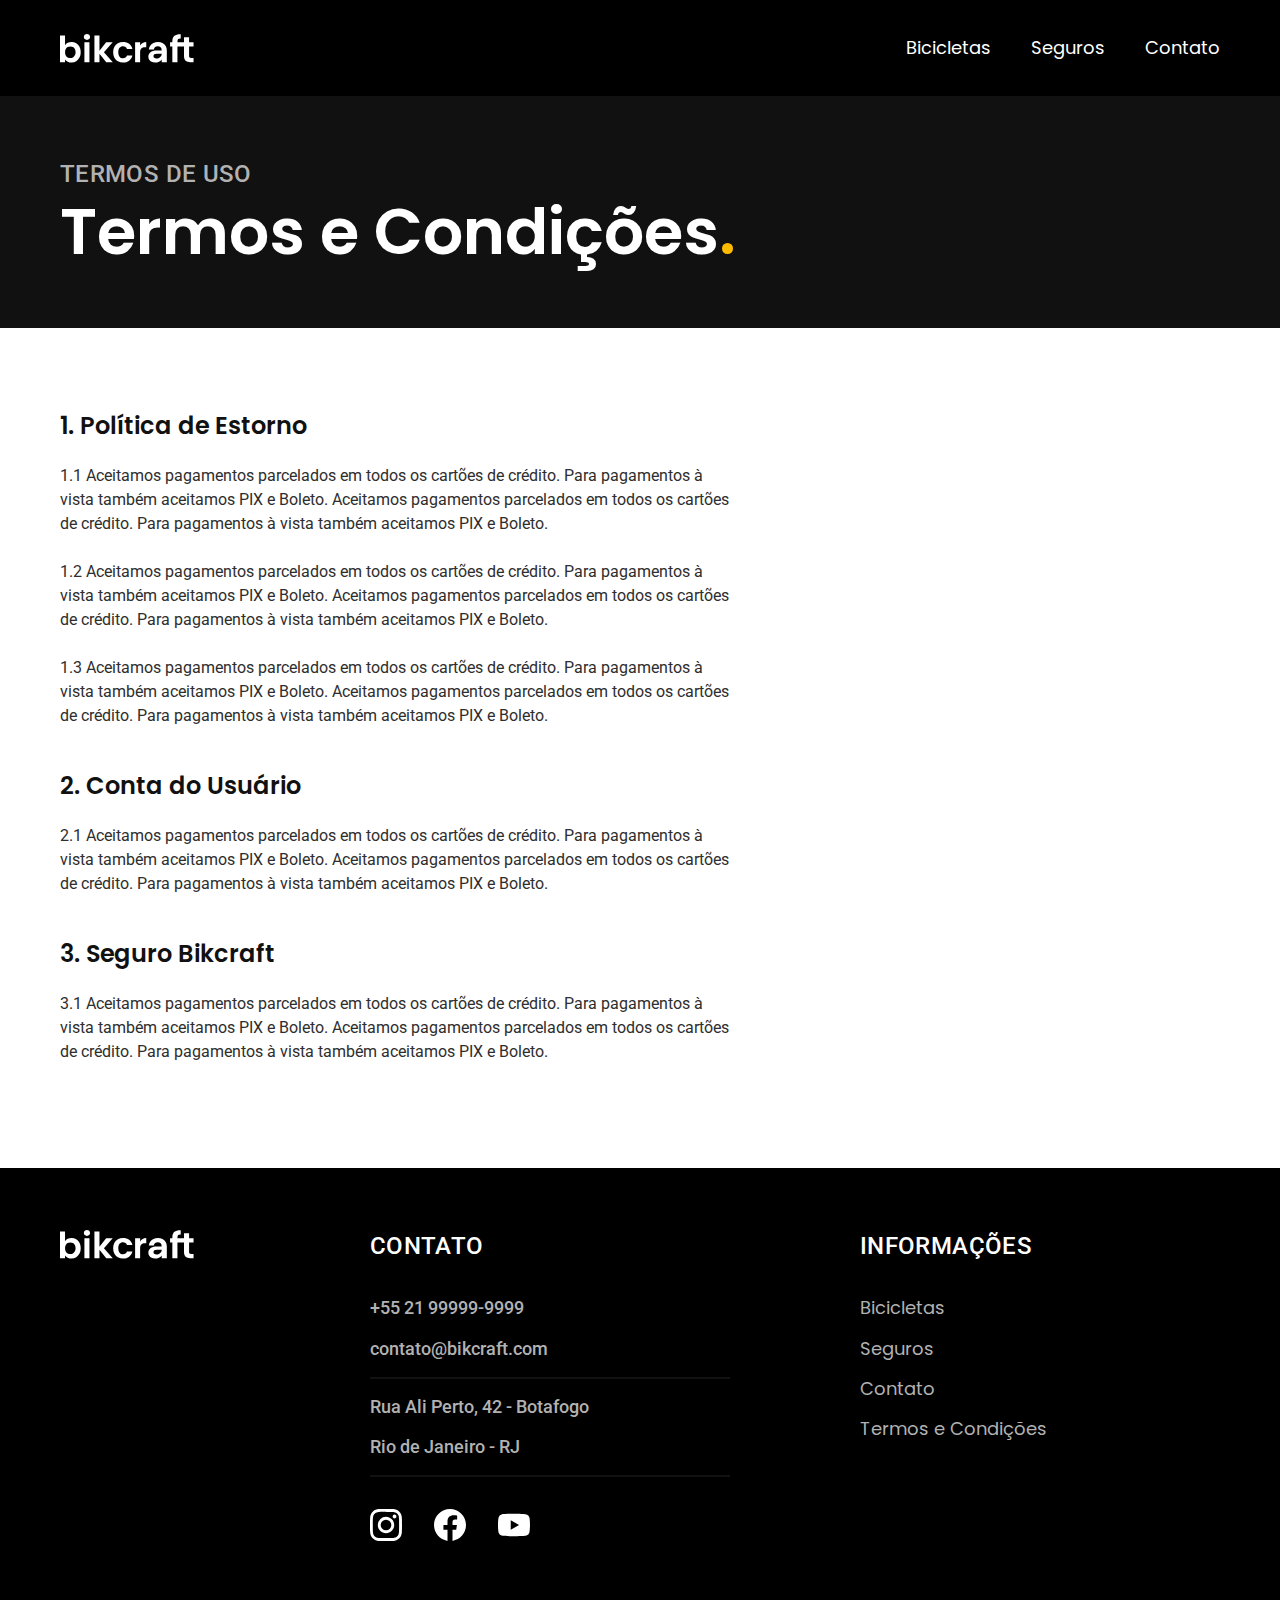
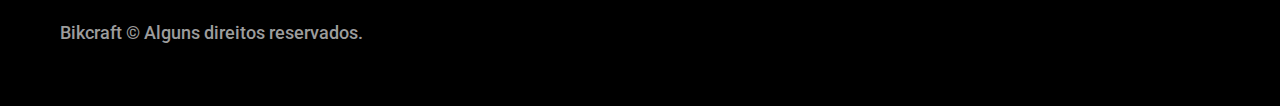
<file: termos.html>
<!DOCTYPE html>
<html lang="pt-br">

<head>
  <meta charset="UTF-8">
  <meta name="viewport" content="width=device-width, initial-scale=1.0">
  <title>Termos e Condições - Bikcraft </title>
  <meta name="description" content="Termos e Condições">
  <link rel="preload" href="/style.css" as="style">
  <link rel="stylesheet" href="style.css">
  <link rel="preconnect" href="https://fonts.googleapis.com">
  <link rel="preconnect" href="https://fonts.gstatic.com" crossorigin>
  <link href="https://fonts.googleapis.com/css2?family=Merriweather:ital,wght@1,900&family=Poppins:wght@400;600&family=Roboto:wght@400;500&display=swap" rel="stylesheet">
</head>

<body id="termos">
  <header class="header-bg">
    <div class="header container">
      <a href="./"><img src="./img/bikcraft.svg" alt="Bikcraft"></a>
      <nav aria-label="primaria">
        <ul class="header-menu font-1-m cor-0">
          <li><a href="./bicicletas.html">Bicicletas</a></li>
          <li><a href="./seguros.html">Seguros</a></li>
          <li><a href="./contato.html">Contato</a></li>
        </ul>
      </nav>
    </div>
  </header>

  <main>
    <div class="titulo-bg">
      <div class="titulo container">
        <p class="font-2-l-b cor-5">Termos de uso</p>
        <h1 class="font-1-xxl cor-0">Termos e Condições<span class="cor-p1">.</span></h1>
      </div>
    </div>

    <div class="termos font-2-s cor-10 container">
      <h2 class="font-1-l cor-11">1. Política de Estorno</h2>
      <p>1.1 Aceitamos pagamentos parcelados em todos os cartões de crédito. Para pagamentos à vista também aceitamos PIX e Boleto. Aceitamos pagamentos parcelados em todos os cartões de crédito. Para pagamentos à vista também aceitamos PIX e Boleto.</p>
      <p>1.2 Aceitamos pagamentos parcelados em todos os cartões de crédito. Para pagamentos à vista também aceitamos PIX e Boleto. Aceitamos pagamentos parcelados em todos os cartões de crédito. Para pagamentos à vista também aceitamos PIX e Boleto.</p>
      <p>1.3 Aceitamos pagamentos parcelados em todos os cartões de crédito. Para pagamentos à vista também aceitamos PIX e Boleto. Aceitamos pagamentos parcelados em todos os cartões de crédito. Para pagamentos à vista também aceitamos PIX e Boleto.</p>
      <h2 class="font-1-l cor-11">2. Conta do Usuário</h2>
      <p>2.1 Aceitamos pagamentos parcelados em todos os cartões de crédito. Para pagamentos à vista também aceitamos PIX e Boleto. Aceitamos pagamentos parcelados em todos os cartões de crédito. Para pagamentos à vista também aceitamos PIX e Boleto.</p>
      <h2 class="font-1-l cor-11">3. Seguro Bikcraft</h2>
      <p>3.1 Aceitamos pagamentos parcelados em todos os cartões de crédito. Para pagamentos à vista também aceitamos PIX e Boleto. Aceitamos pagamentos parcelados em todos os cartões de crédito. Para pagamentos à vista também aceitamos PIX e Boleto.</p>
    </div>
  </main>


  <footer class="footer-bg">
    <div class="footer container">
      <img src="/img/bikcraft.svg" alt="Bikcraft">
      <div class="footer-contato">
        <h3 class="font-2-l-b cor-0">Contato</h3>
        <ul class="font-2-m cor-5">
          <li><a href="tel: +5521999999999">+55 21 99999-9999</a></li>
          <li><a href="mailto:contato@bikcraft.com">contato@bikcraft.com</a></li>
          <li>Rua Ali Perto, 42 - Botafogo</li>
          <li>Rio de Janeiro - RJ</li>
        </ul>
        <div class="footer-redes">
          <a href="./">
            <img src="./img/redes/instagram.svg" alt=Instagram">
          </a>
          <a href="./">
            <img src="./img/redes/facebook.svg" alt=Facebook">
          </a>
          <a href="./">
            <img src="./img/redes/youtube.svg" alt=Youtube">
          </a>
        </div>
      </div>
      <div class="footer-info">
        <h3 class="font-2-l-b cor-0">INFORMAÇÕES
        </h3>
        <nav>
          <ul class="font-1-m cor-5">
            <li><a href="./bicicletas.html">Bicicletas</a></li>
            <li><a href="./seguros.html">Seguros</a></li>
            <li><a href="./contato.html">Contato</a></li>
            <li><a href="./termos.html">Termos e Condições</a></li>
          </ul>
        </nav>
      </div>
      <p class="footer-copy font-2-m cor-6">Bikcraft © Alguns direitos reservados.</p>
    </div>
  </footer>

</body>

</html>
</file>
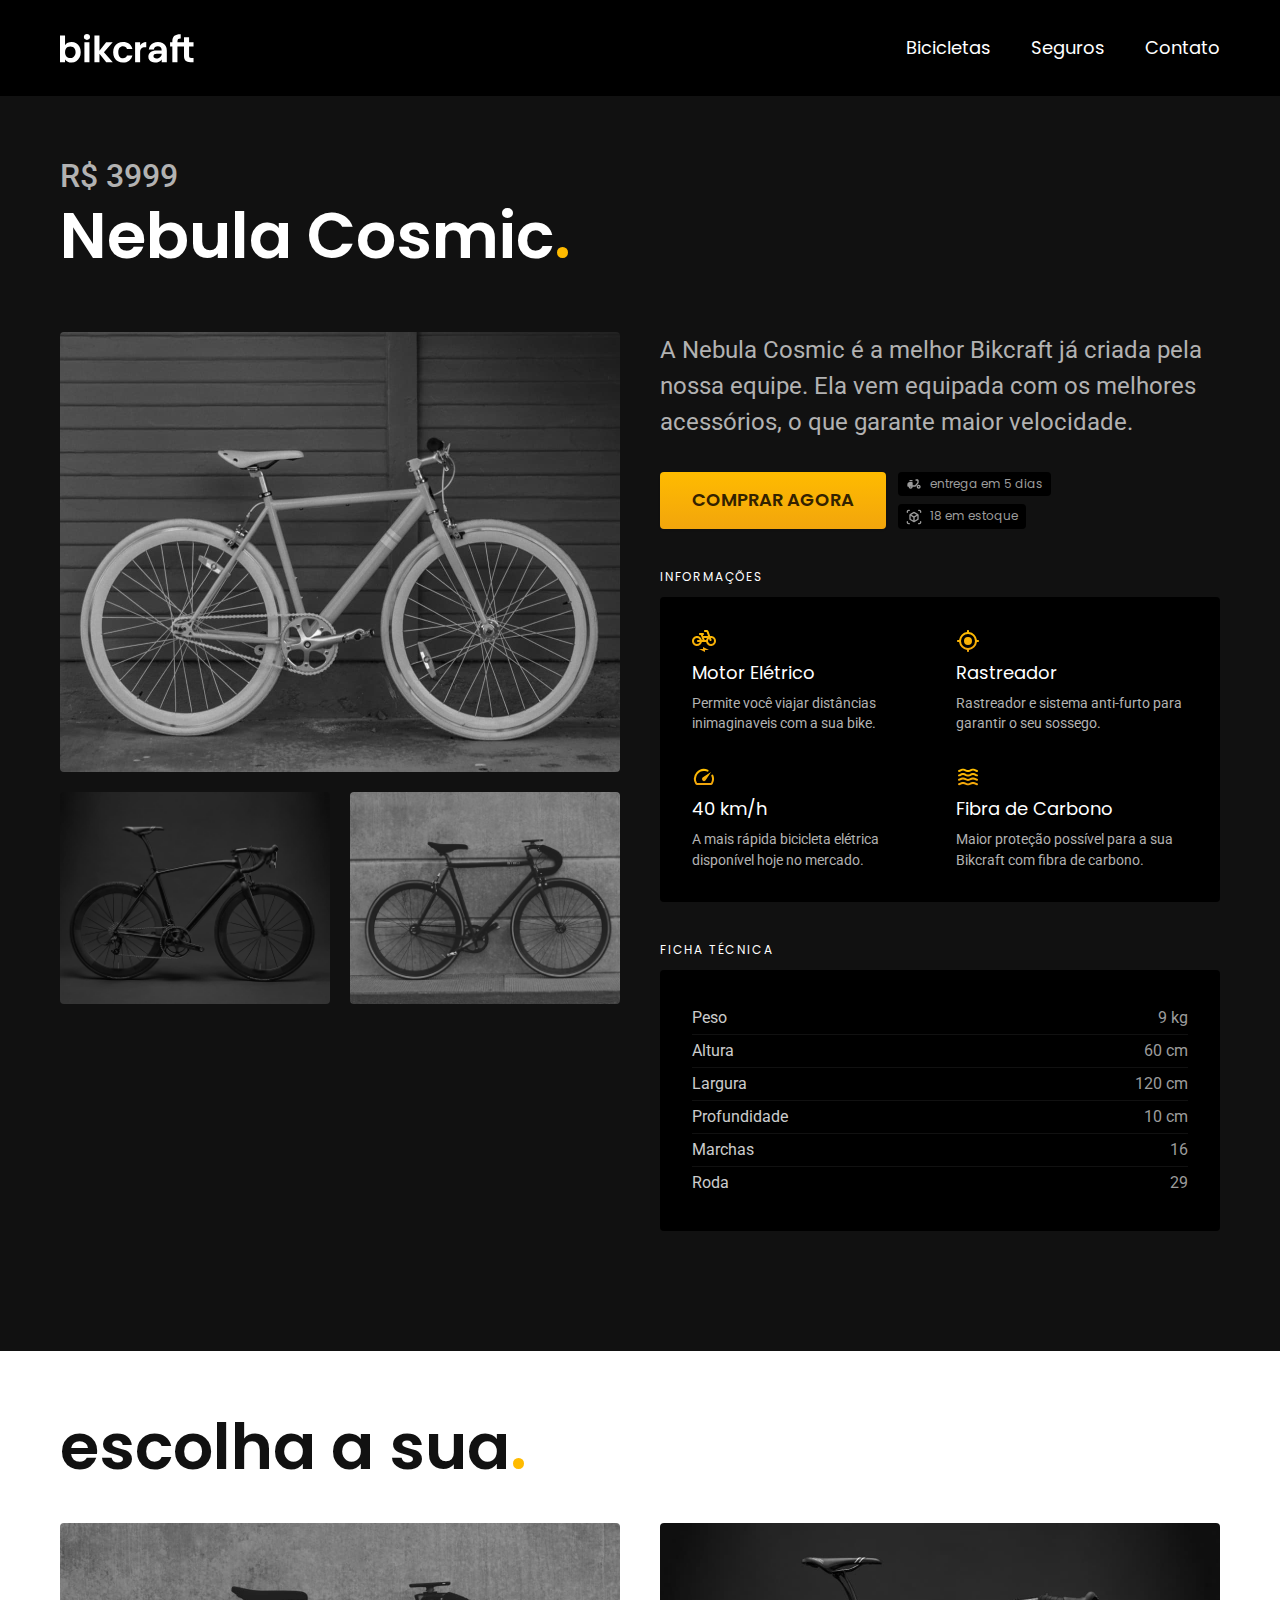
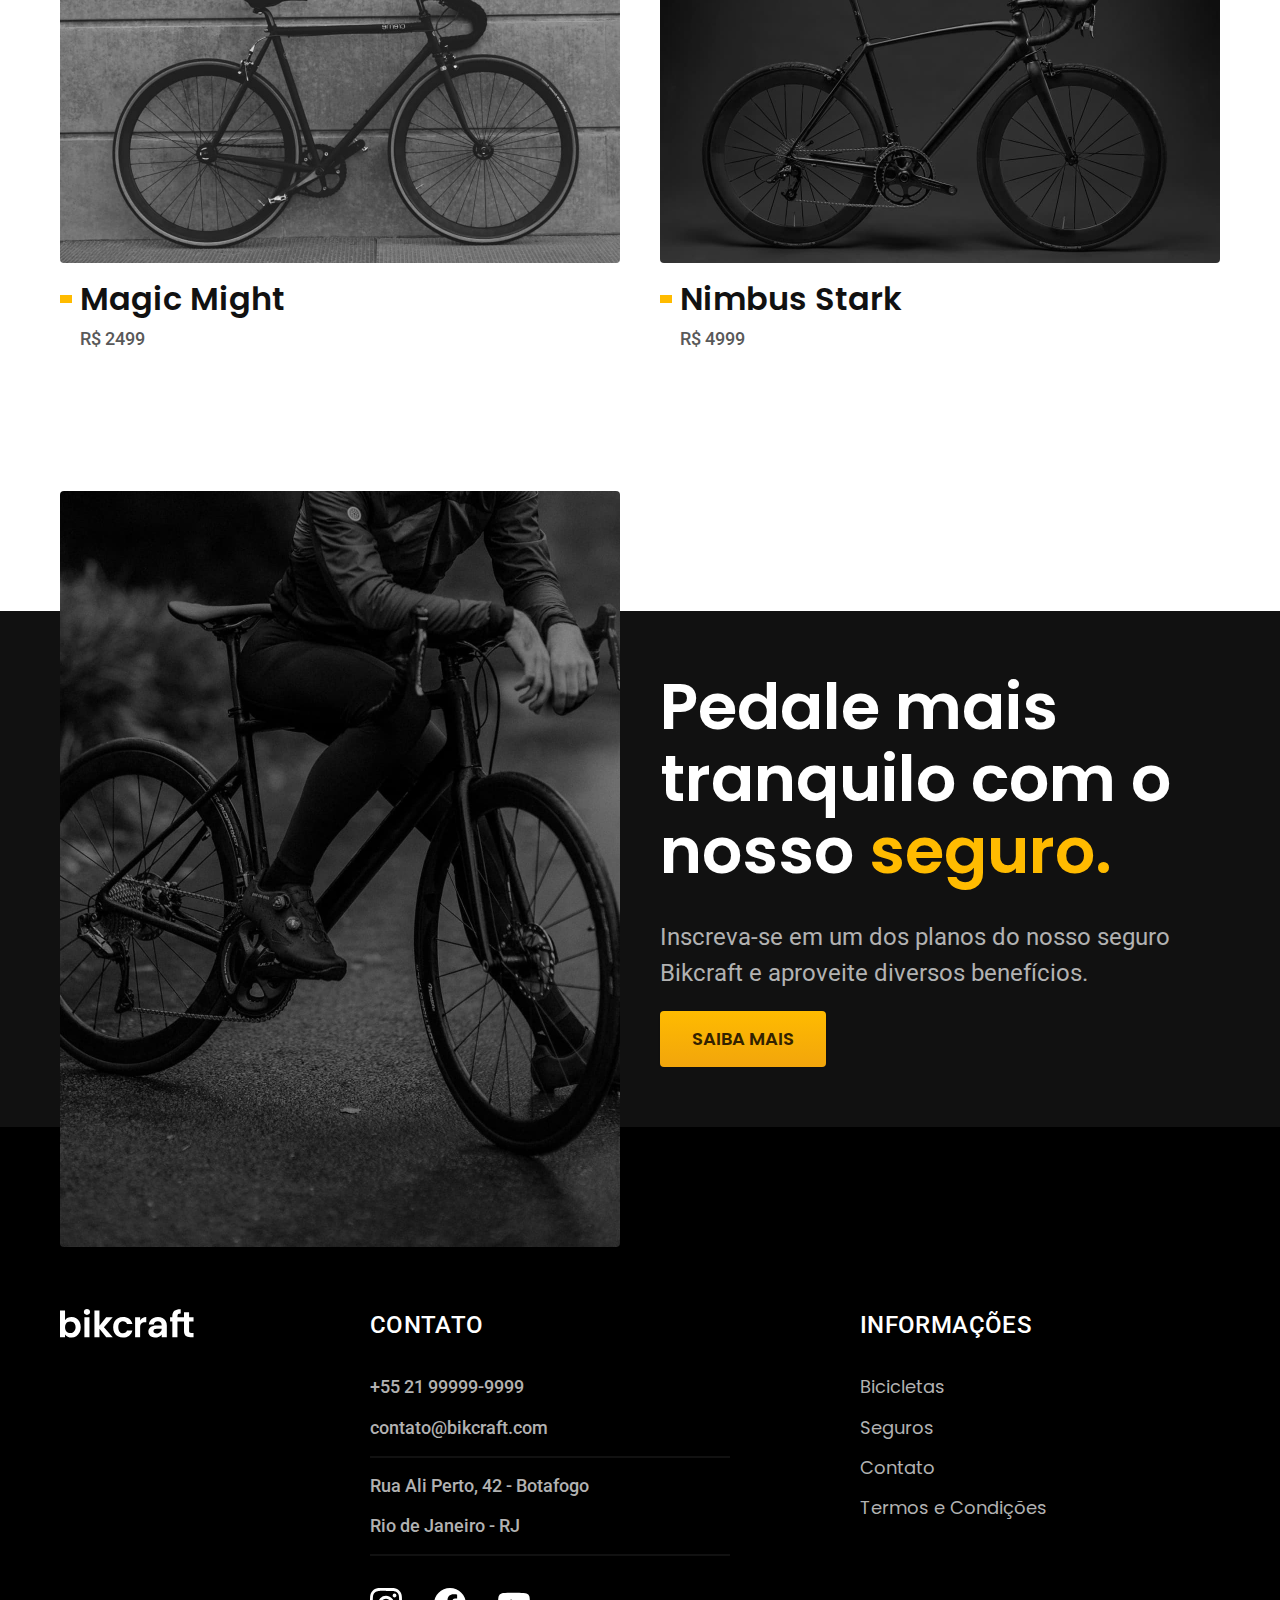
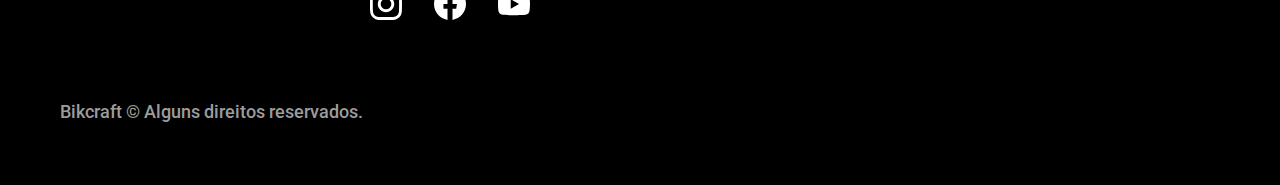
<file: bicicletas/nebula.html>
<!DOCTYPE html>
<html lang="pt-br">

<head>
  <meta charset="UTF-8">
  <meta name="viewport" content="width=device-width, initial-scale=1.0">
  <title>Nebula - Bikcraft </title>
  <meta name="description" content="Termos e Condições">
  <link rel="preload" href="/style.css" as="style">
  <link rel="stylesheet" href="/style.css">
  <link rel="preconnect" href="https://fonts.googleapis.com">
  <link rel="preconnect" href="https://fonts.gstatic.com" crossorigin>
  <link href="https://fonts.googleapis.com/css2?family=Merriweather:ital,wght@1,900&family=Poppins:wght@400;600&family=Roboto:wght@400;500&display=swap" rel="stylesheet">
</head>

<body id="bicicleta">
  <header class="header-bg">
    <div class="header container">
      <a href="../"><img src="../img/bikcraft.svg" alt="Bikcraft"></a>
      <nav aria-label="primaria">
        <ul class="header-menu font-1-m cor-0">
          <li><a href="../bicicletas.html">Bicicletas</a></li>
          <li><a href="../seguros.html">Seguros</a></li>
          <li><a href="../contato.html">Contato</a></li>
        </ul>
      </nav>
    </div>
  </header>

  <main class="titulo-bg">
    <div>
      <div class="titulo container">
        <p class="font-2-xl cor-5">R$ 3999</p>
        <h1 class="font-1-xxl cor-0">Nebula Cosmic<span class="cor-p1">.</span></h1>
      </div>
    </div>
    <div class="bicicleta container">
      <div class="bicicleta-imagens">
        <img src="../img/bicicleta/nimbus3.jpg" alt="">
        <img src="../img/bicicleta/nimbus1.jpg" alt="">
        <img src="../img/bicicleta/nimbus2.jpg" alt="">
      </div>
      <div class="bicicleta-conteudo">
        <p class="font-2-l cor-5">A Nebula Cosmic é a melhor Bikcraft já criada pela nossa equipe. Ela vem equipada com os melhores acessórios, o que garante maior velocidade.</p>
        <div class="bicicleta-comprar">
          <a class="botao" href="../orcamento.html">Comprar Agora</a>
          <span class="font-1-xs cor-6"><img src="../img/icones/entrega.svg" alt=""> entrega em 5 dias</span>
          <span class="font-1-xs cor-6"><img src="../img/icones/estoque.svg" alt=""> 18 em estoque</span>
        </div>

        <h2 class="font-1-xs cor-0">INFORMAÇÕES</h2>
        <ul class="bicicleta-info">
          <li>
            <img src="../img/icones/eletrica.svg" alt="">
            <h3 class="font-1-m cor-0">Motor Elétrico
            </h3>
            <p class="font-2-xs cor-5">Permite você viajar distâncias inimaginaveis com a sua bike.</p>
          </li>
          <li>
            <img src="../img/icones/rastreador.svg" alt="">
            <h3 class="font-1-m cor-0">Rastreador
            </h3>
            <p class="font-2-xs cor-5">Rastreador e sistema anti-furto para garantir o seu sossego.</p>
          </li>
          <li>
            <img src="../img/icones/velocidade.svg" alt="">
            <h3 class="font-1-m cor-0">40 km/h
            </h3>
            <p class="font-2-xs cor-5">A mais rápida bicicleta elétrica disponível hoje no mercado.</p>
          </li>
          <li>
            <img src="../img/icones/carbono.svg" alt="">
            <h3 class="font-1-m cor-0">Fibra de Carbono
            </h3>
            <p class="font-2-xs cor-5">Maior proteção possível para a sua Bikcraft com fibra de carbono.</p>
          </li>
        </ul>
        <h2 class="font-1-xs cor-0">FICHA TÉCNICA</h2>
        <ul class="bicicleta-ficha font-2-s cor-4">
          <li>Peso <span>9 kg</span></li>
          <li>Altura <span>60 cm</span></li>
          <li>Largura <span>120 cm</span></li>
          <li>Profundidade <span>10 cm</span></li>
          <li>Marchas <span>16</span></li>
          <li>Roda <span>29</span></li>
        </ul>
      </div>
    </div>

  </main>

  <article class="bicicletas-lista container">
    <h2 class="font-1-xxl ">escolha a sua<span class="cor-p1">.</span></h2>
    <ul>
      <li>
        <a href="./magic.html">
          <img src="../img/bicicletas/magic.jpg" alt="Bicicleta prea">
          <h3 class="font-1-xl">Magic Might</h3>
          <span class="font-2-m cor-8">R$ 2499</span>
        </a>

      <li>
        <a href="./nimbus.html">
          <img src="../img/bicicletas/nimbus.jpg" alt="Bicicleta prea">
          <h3 class="font-1-xl">Nimbus Stark</h3>
          <span class="font-2-m cor-8">R$ 4999</span>
        </a>
      </li>
      </li>
    </ul>
  </article>

  <article class="seguro-bg">
    <div class="seguro container">
      <div class="seguro-imagem">
        <img src="../img/fotos/seguros.jpg" alt="Pessoa parada em cima da bicicleta">
      </div>
      <div class="seguro-conteudo">
        <h2 class="font-1-xxl cor-0">Pedale mais tranquilo com o nosso <span class="cor-p1">seguro.</span></h2>
        <p class="font-2-l cor-5">Inscreva-se em um dos planos do nosso seguro Bikcraft e aproveite diversos benefícios.</p>
        <a class="botao" href="../seguros.html">Saiba Mais</a>
      </div>
    </div>
  </article>


  <footer class="footer-bg">
    <div class="footer container">
      <img src="/img/bikcraft.svg" alt="Bikcraft">
      <div class="footer-contato">
        <h3 class="font-2-l-b cor-0">Contato</h3>
        <ul class="font-2-m cor-5">
          <li><a href="tel: +5521999999999">+55 21 99999-9999</a></li>
          <li><a href="mailto:contato@bikcraft.com">contato@bikcraft.com</a></li>
          <li>Rua Ali Perto, 42 - Botafogo</li>
          <li>Rio de Janeiro - RJ</li>
        </ul>
        <div class="footer-redes">
          <a href=".../">
            <img src="../img/redes/instagram.svg" alt=Instagram">
          </a>
          <a href="../">
            <img src="../img/redes/facebook.svg" alt=Facebook">
          </a>
          <a href="../">
            <img src="../img/redes/youtube.svg" alt=Youtube">
          </a>
        </div>
      </div>
      <div class="footer-info">
        <h3 class="font-2-l-b cor-0">INFORMAÇÕES
        </h3>
        <nav>
          <ul class="font-1-m cor-5">
            <li><a href="../bicicletas.html">Bicicletas</a></li>
            <li><a href="../seguros.html">Seguros</a></li>
            <li><a href="../contato.html">Contato</a></li>
            <li><a href="../termos.html">Termos e Condições</a></li>
          </ul>
        </nav>
      </div>
      <p class="footer-copy font-2-m cor-6">Bikcraft © Alguns direitos reservados.</p>
    </div>
  </footer>

</body>

</html>
</file>
<file: style.css>
@import "./global.css";
@import "./tipografia.css";
@import "./cores.css";
@import "./header.css";
@import "./intro.css";
@import "./componentes.css";
@import "./bicicletas-lista.css";
@import "./tecnologia.css";
@import "./parceiros.css";
@import "./depoimento.css";
@import "./seguros.css";
@import "./footer.css";
@import "./termos.css";
@import "./bicicletas.css";
@import "./vantagens.css";
@import "./perguntas.css";
@import "./bicicleta.css";
@import "./seguro.css";
@import "./contato.css";
@import "./lojas.css";
@import "./formulario.css";
@import "./orcamento.css";
</file>
